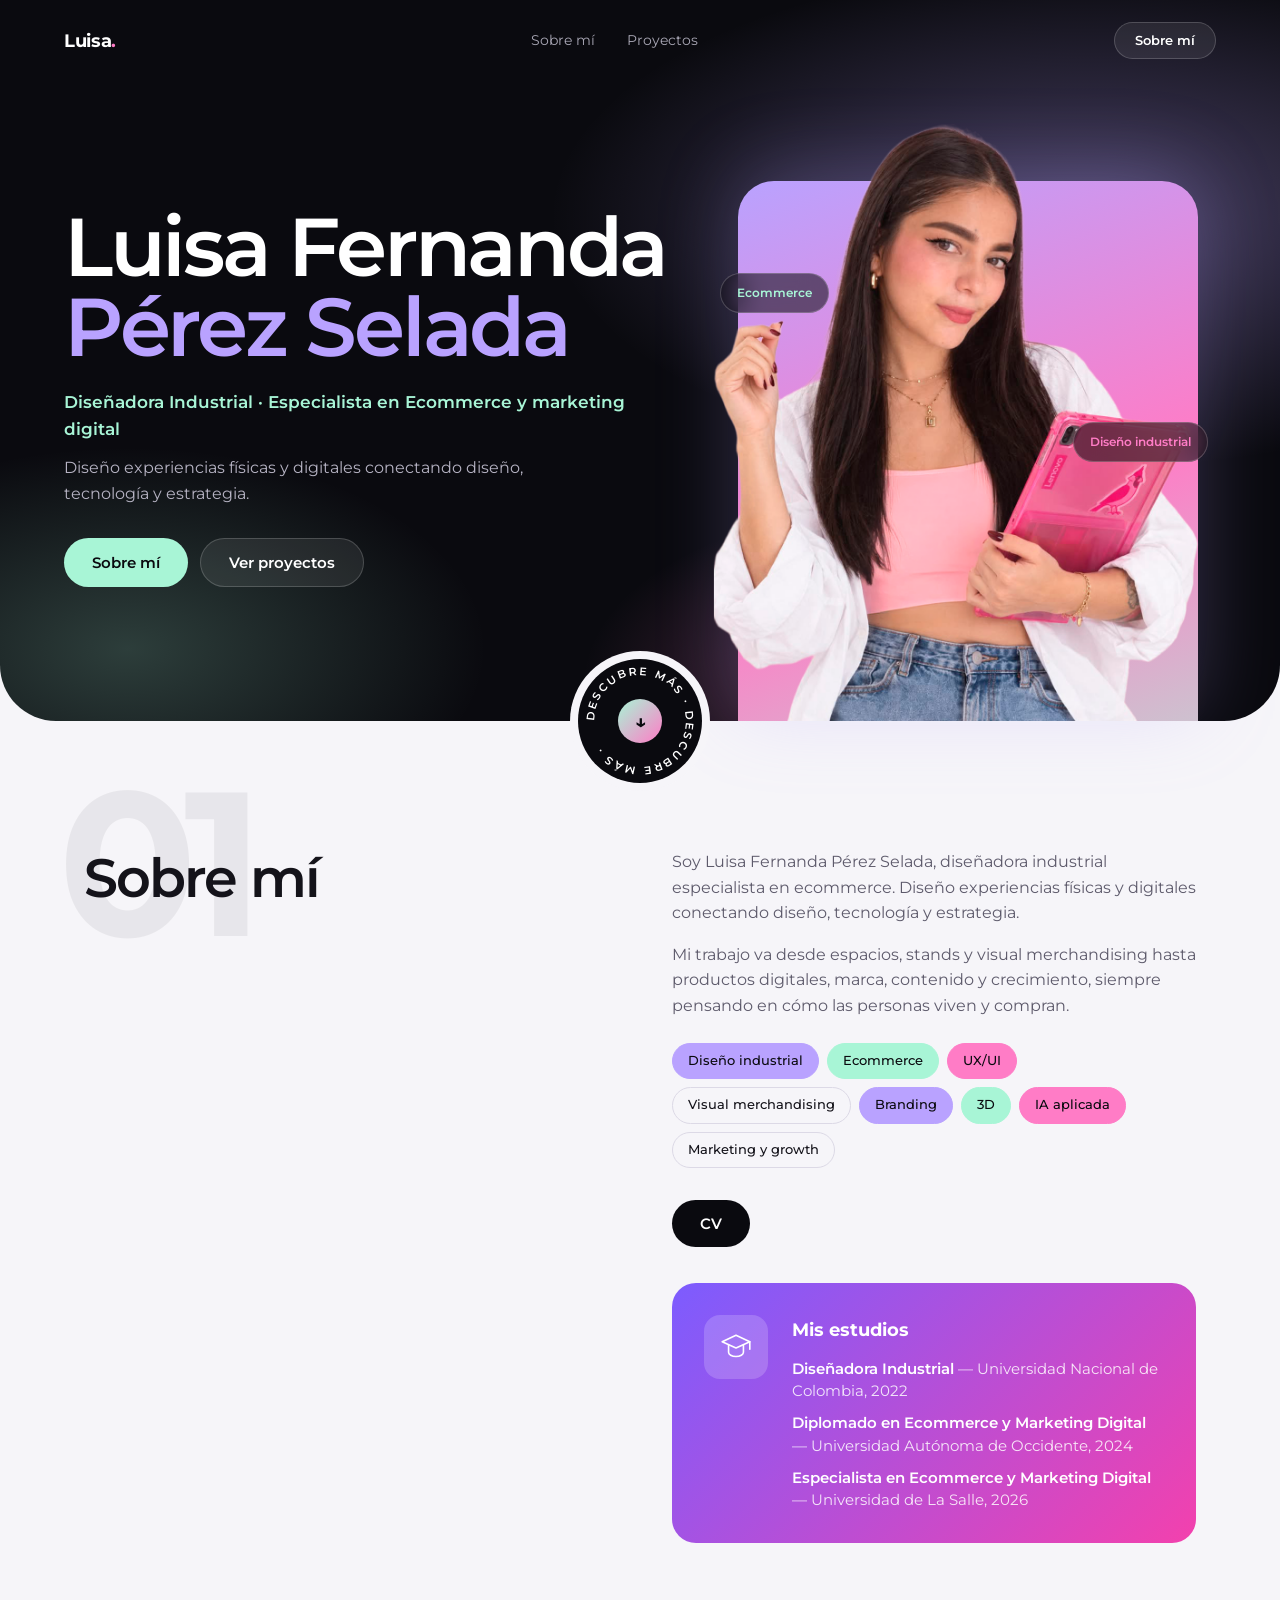
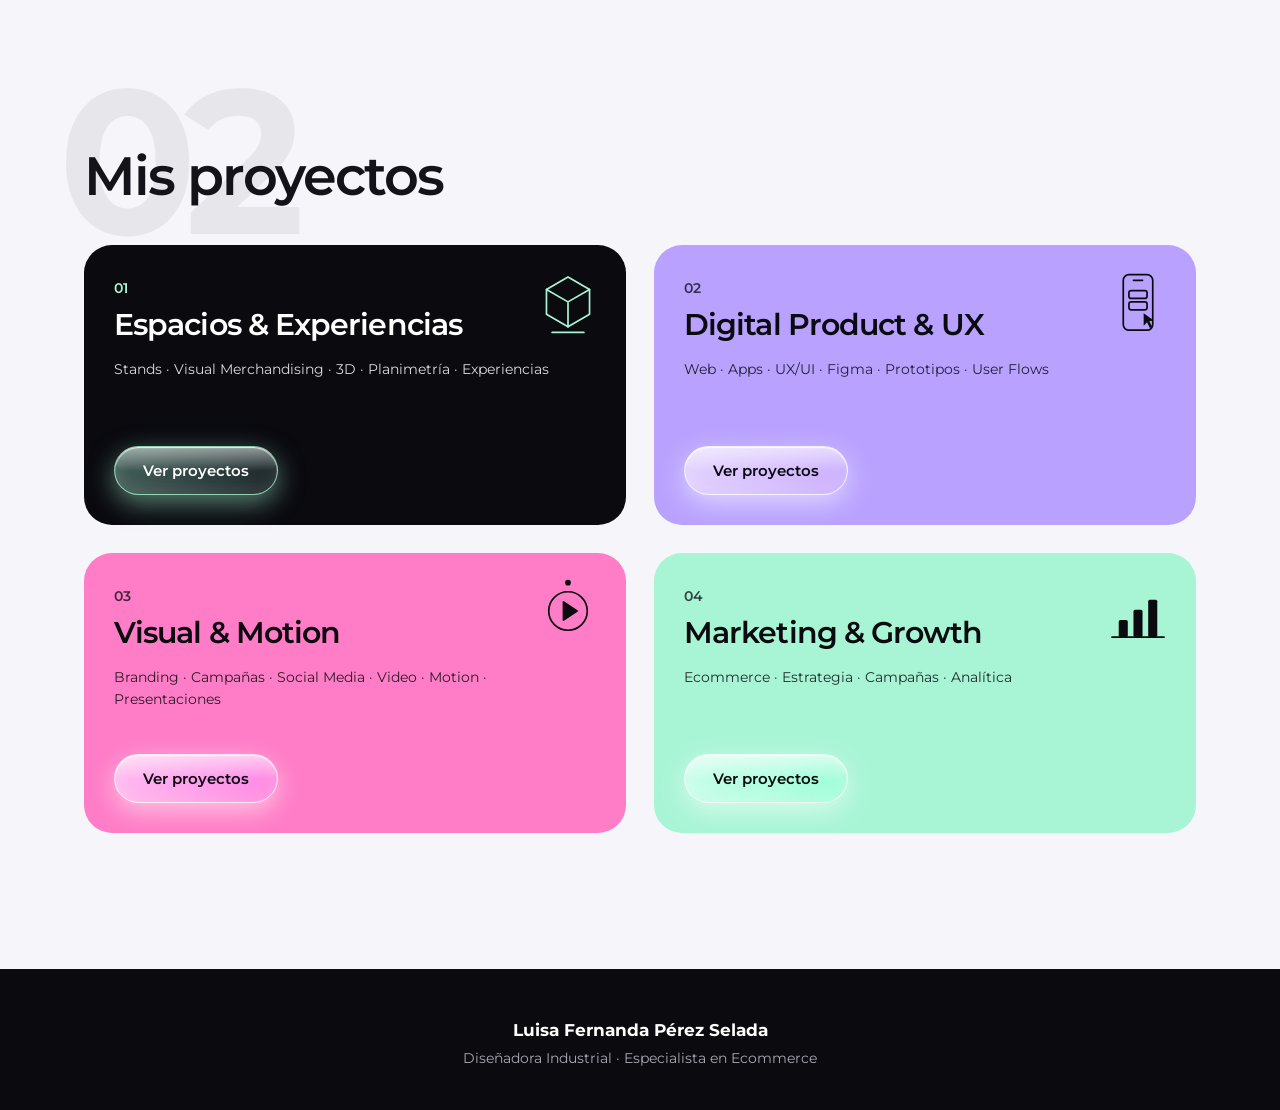
<file: index.html>
<!DOCTYPE html>
<html lang="es">
<head>
<meta charset="utf-8">
<meta name="viewport" content="width=device-width, initial-scale=1, viewport-fit=cover">
<title>Luisa Fernanda Pérez Selada — Portafolio</title>
<link rel="preconnect" href="https://fonts.googleapis.com">
<link rel="preconnect" href="https://fonts.gstatic.com" crossorigin>
<link href="https://fonts.googleapis.com/css2?family=Montserrat:wght@400;500;600;700&display=swap" rel="stylesheet">
<link rel="stylesheet" href="css/styles.css">
<style>
  /* --- Ajuste: grilla de proyectos pareja (2x2) tras quitar el bloque de IA --- */
  #proyectos .grid{
    display:grid;
    grid-template-columns:repeat(2,1fr);
    grid-template-areas:none !important;
    grid-auto-rows:1fr;
    gap:28px;
  }
  #proyectos .grid .proj{
    grid-area:auto !important;
    display:flex;
    flex-direction:column;
    height:100%;
    min-height:280px;
  }
  #proyectos .grid .proj .card-btn{
    margin-top:auto;
  }
  @media (max-width:720px){
    #proyectos .grid{grid-template-columns:1fr;}
  }

  /* --- Nuevo: bloque "Mis estudios" en degradé con ícono animado --- */
  .estudios{
    margin-top:36px;
    padding:32px;
    border-radius:24px;
    background:linear-gradient(135deg,#7C5CFF 0%,#FF3EA5 50%,#28E0A6 100%);
    background-size:220% 220%;
    animation:estudiosGradient 10s ease infinite;
    color:#fff;
    display:flex;
    gap:24px;
    align-items:flex-start;
    position:relative;
    overflow:hidden;
  }
  @keyframes estudiosGradient{
    0%{background-position:0% 50%}
    50%{background-position:100% 50%}
    100%{background-position:0% 50%}
  }
  .estudios-icon{
    flex:none;
    width:64px;height:64px;
    display:flex;align-items:center;justify-content:center;
    background:rgba(255,255,255,.18);
    border-radius:16px;
    animation:estudiosFloat 3s ease-in-out infinite;
  }
  @keyframes estudiosFloat{
    0%,100%{transform:translateY(0) rotate(0deg)}
    50%{transform:translateY(-6px) rotate(-6deg)}
  }
  .estudios-icon svg{width:34px;height:34px;color:#fff}
  .estudios-content h3{margin:0 0 14px;font-size:1.15rem;font-weight:700;font-family:'Montserrat',sans-serif}
  .estudios-content ul{list-style:none;margin:0;padding:0;display:flex;flex-direction:column;gap:10px}
  .estudios-content li{font-size:.95rem;line-height:1.45;font-family:'Montserrat',sans-serif}
  .estudios-content li strong{font-weight:600}
  .estudios-content li span{opacity:.85}
  @media (max-width:640px){
    .estudios{flex-direction:column}
  }
</style>
</head>
<body>

<header class="hero" id="inicio">
  <nav>
    <a class="logo" href="#inicio">Luisa<i>.</i></a>
    <ul><li><a href="#sobre-mi">Sobre mí</a></li><li><a href="#proyectos">Proyectos</a></li></ul>
    <a class="pill ghost small" href="#sobre-mi">Sobre mí</a>
  </nav>

  <div class="hero-grid">
    <div class="hero-copy">
      <h1>Luisa Fernanda <span>Pérez Selada</span></h1>
      <p class="role">Diseñadora Industrial · Especialista en Ecommerce y marketing digital</p>
      <p class="tag">Diseño experiencias físicas y digitales conectando diseño, tecnología y estrategia.</p>
      <div class="cta">
        <a class="pill mint" href="#sobre-mi">Sobre mí</a>
        <a class="pill ghost" href="#proyectos">Ver proyectos</a>
      </div>
    </div>

    <!-- FOTO: guarda tu PNG sin fondo como assets/foto.png y aparecerá aquí automáticamente -->
    <div class="photo">
      <div class="card"></div>
      <svg class="ph" id="ph" viewBox="0 0 300 360" role="img" aria-label="Espacio para tu foto">
        <circle cx="150" cy="105" r="55" fill="rgba(10,10,15,.18)"/>
        <path d="M30 360c0-80 45-135 120-135s120 55 120 135z" fill="rgba(255,255,255,.35)"/>
        <text x="150" y="300" text-anchor="middle" font-family="Montserrat,sans-serif" font-size="15" font-weight="600" fill="rgba(10,10,15,.7)">Tu foto sin fondo aquí</text>
      </svg>
      <img id="me" data-src="assets/foto.png" alt="Luisa Fernanda Pérez Selada" hidden>
      <span class="chip a">Ecommerce</span>
      <span class="chip b">Diseño industrial</span>
    </div>
  </div>

  <a class="badge" href="#sobre-mi" aria-label="Descubre más">
    <svg viewBox="0 0 124 124" aria-hidden="true"><defs><path id="c" d="M62 62m-46 0a46 46 0 1 1 92 0a46 46 0 1 1-92 0"/></defs>
      <text fill="#fff" font-family="Montserrat,sans-serif" font-size="11" font-weight="600" letter-spacing="2.2"><textPath href="#c">DESCUBRE MÁS · DESCUBRE MÁS ·</textPath></text></svg>
    <b>↓</b>
  </a>
</header>

<main>
  <section id="sobre-mi">
    <span class="big" aria-hidden="true">01</span>
    <div class="about in">
      <div><h2>Sobre mí</h2></div>
      <div>
        <!-- EDITA: reemplaza este texto por tu perfil real -->
        <p>Soy Luisa Fernanda Pérez Selada, diseñadora industrial especialista en ecommerce. Diseño experiencias físicas y digitales conectando diseño, tecnología y estrategia.</p>
        <p>Mi trabajo va desde espacios, stands y visual merchandising hasta productos digitales, marca, contenido y crecimiento, siempre pensando en cómo las personas viven y compran.</p>
        <ul class="tags">
          <li>Diseño industrial</li><li>Ecommerce</li><li>UX/UI</li><li>Visual merchandising</li><li>Branding</li><li>3D</li><li>IA aplicada</li><li>Marketing y growth</li>
        </ul>
        <!-- EDITA: pon aquí el enlace de tu hoja de vida (un PDF en assets/cv.pdf o un link de Drive) -->
        <a class="pill dark" href="assets/cv.pdf" target="_blank" rel="noopener">CV</a>

        <div class="estudios">
          <div class="estudios-icon" aria-hidden="true">
            <svg viewBox="0 0 64 64" fill="none" stroke="currentColor" stroke-width="3" stroke-linejoin="round" stroke-linecap="round">
              <path d="M32 10L58 22 32 34 6 22z"/>
              <path d="M18 28v14c0 4 6 8 14 8s14-4 14-8V28"/>
              <path d="M58 22v14"/>
            </svg>
          </div>
          <div class="estudios-content">
            <h3>Mis estudios</h3>
            <ul>
              <li><strong>Diseñadora Industrial</strong> <span>— Universidad Nacional de Colombia, 2022</span></li>
              <li><strong>Diplomado en Ecommerce y Marketing Digital</strong> <span>— Universidad Autónoma de Occidente, 2024</span></li>
              <li><strong>Especialista en Ecommerce y Marketing Digital</strong> <span>— Universidad de La Salle, 2026</span></li>
            </ul>
          </div>
        </div>
      </div>
    </div>
  </section>

  <section id="proyectos">
    <span class="big" aria-hidden="true">02</span>
    <h2 class="in">Mis proyectos</h2>
    <div class="grid">
      <article class="proj c1 in">
        <svg class="ico ico-space" viewBox="0 0 120 120" fill="none" stroke="currentColor" stroke-width="3" stroke-linejoin="round" stroke-linecap="round" aria-hidden="true"><g class="cube"><path d="M60 14l38 22v44L60 102 22 80V36z"/><path d="M22 36l38 22 38-22M60 58v44"/></g><path class="floor" d="M32 112h56"/></svg>
        <div class="top"><span class="n">01</span><h3>Espacios &amp; Experiencias</h3></div>
        <p>Stands · Visual Merchandising · 3D · Planimetría · Experiencias</p>
        <a class="pill card-btn" href="proyectos/espacios-experiencias.html">Ver proyectos</a>
      </article>
      <article class="proj c2 in">
        <svg class="ico ico-ux" viewBox="0 0 120 120" fill="none" stroke="currentColor" stroke-width="3" stroke-linejoin="round" stroke-linecap="round" aria-hidden="true"><rect x="34" y="10" width="52" height="98" rx="10"/><path d="M52 20h16"/><rect class="blk b1" x="44" y="38" width="32" height="14" rx="4"/><rect class="blk b2" x="44" y="58" width="32" height="14" rx="4"/><path class="cur" d="M70 78v22l6-6 5 10 4-2-5-10 8-1z" fill="currentColor" stroke="none"/></svg>
        <div class="top"><span class="n">02</span><h3>Digital Product &amp; UX</h3></div>
        <p>Web · Apps · UX/UI · Figma · Prototipos · User Flows</p>
        <a class="pill card-btn" href="proyectos/digital-product-ux.html">Ver proyectos</a>
      </article>
      <article class="proj c3 in">
        <svg class="ico ico-motion" viewBox="0 0 120 120" fill="none" stroke="currentColor" stroke-width="3" stroke-linejoin="round" stroke-linecap="round" aria-hidden="true"><circle cx="60" cy="60" r="34"/><path class="play" d="M52 44l24 16-24 16z" fill="currentColor"/><g class="orbit"><circle cx="60" cy="10" r="5" fill="currentColor" stroke="none"/></g></svg>
        <div class="top"><span class="n">03</span><h3>Visual &amp; Motion</h3></div>
        <p>Branding · Campañas · Social Media · Video · Motion · Presentaciones</p>
        <a class="pill card-btn" href="proyectos/visual-motion.html">Ver proyectos</a>
      </article>
      <article class="proj c5 in">
        <svg class="ico ico-growth" viewBox="0 0 120 120" fill="none" stroke="currentColor" stroke-width="3" stroke-linejoin="round" stroke-linecap="round" aria-hidden="true"><path d="M14 106h92"/><rect class="bar b1" x="26" y="76" width="16" height="30" rx="3"/><rect class="bar b2" x="52" y="58" width="16" height="48" rx="3"/><rect class="bar b3" x="78" y="40" width="16" height="66" rx="3"/><path class="arr" pathLength="1" d="M22 50l22-18 16 10 30-26M80 16h12v12"/></svg>
        <div class="top"><span class="n">04</span><h3>Marketing &amp; Growth</h3></div>
        <p>Ecommerce · Estrategia · Campañas · Analítica</p>
        <a class="pill card-btn" href="proyectos/marketing-growth.html">Ver proyectos</a>
      </article>
    </div>
  </section>
</main>

<footer><strong>Luisa Fernanda Pérez Selada</strong>Diseñadora Industrial · Especialista en Ecommerce</footer>
<script src="js/main.js"></script>
</body>
</html>
</file>
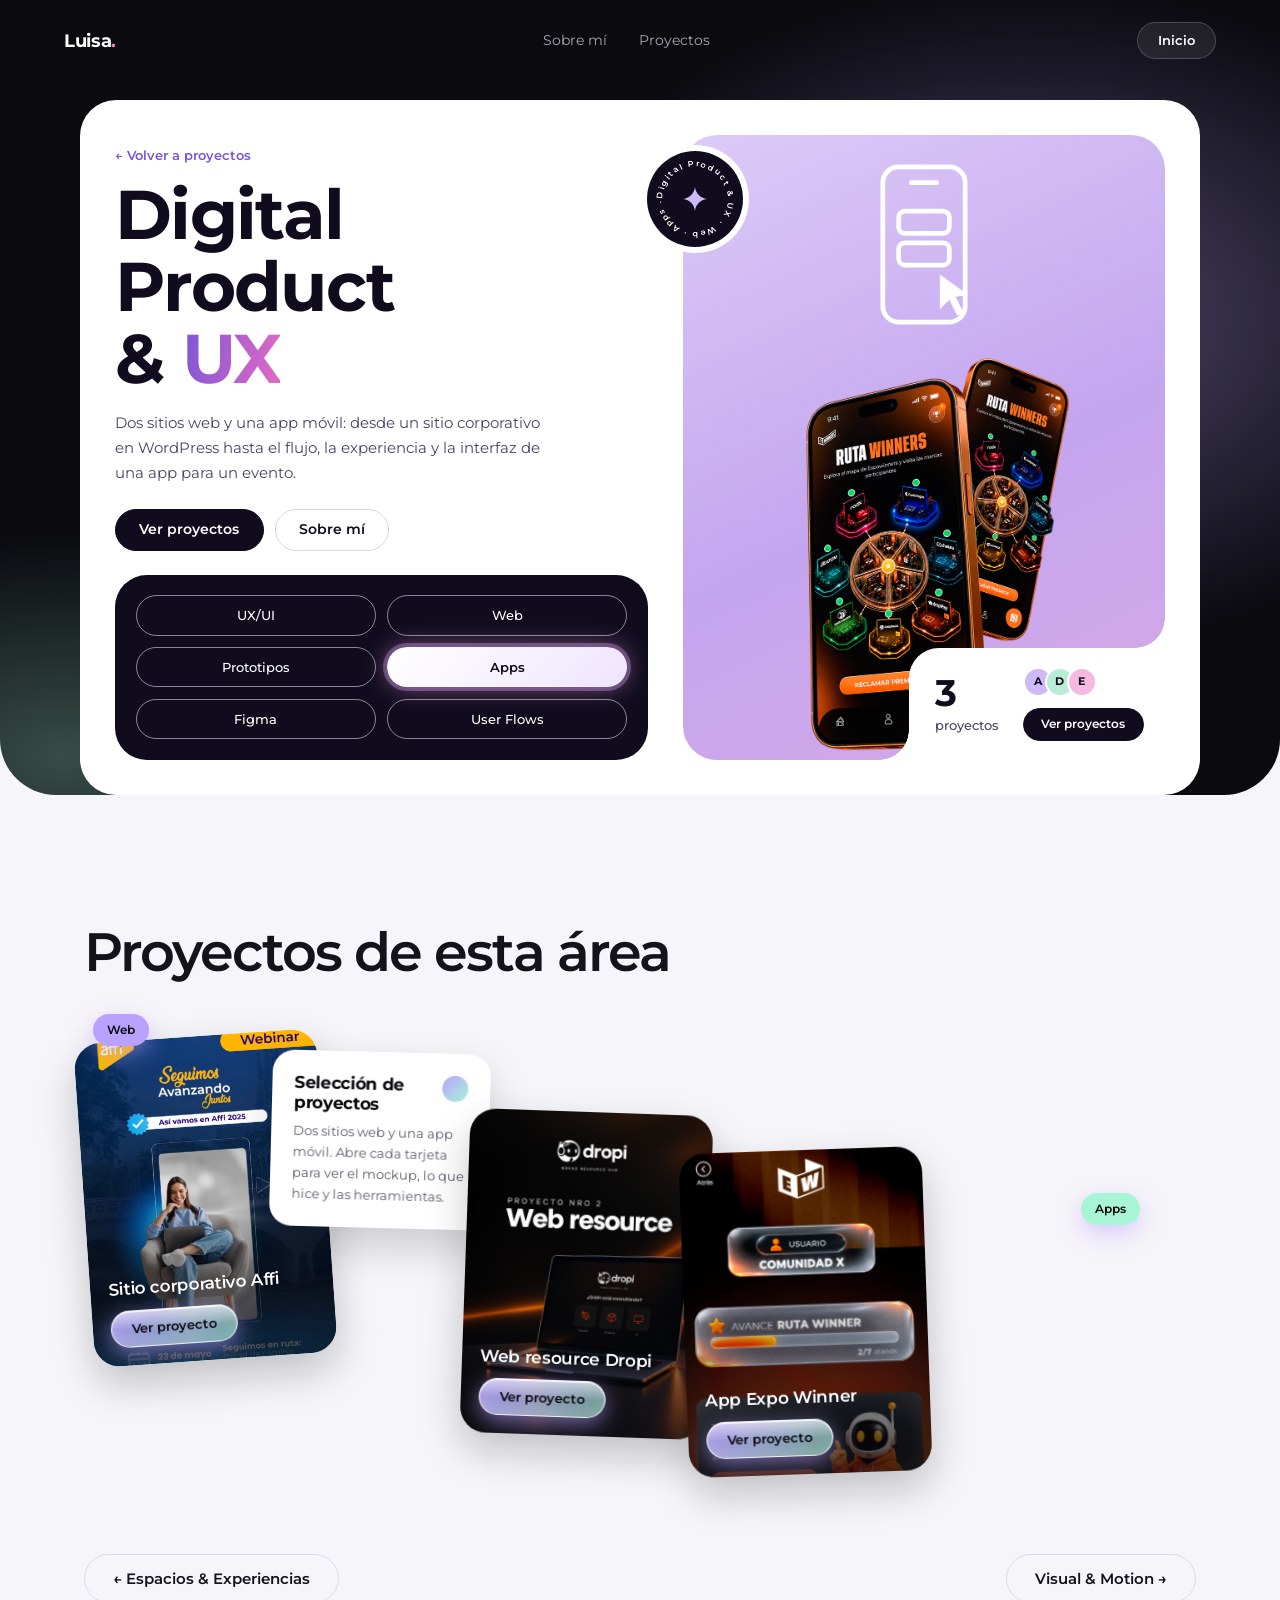
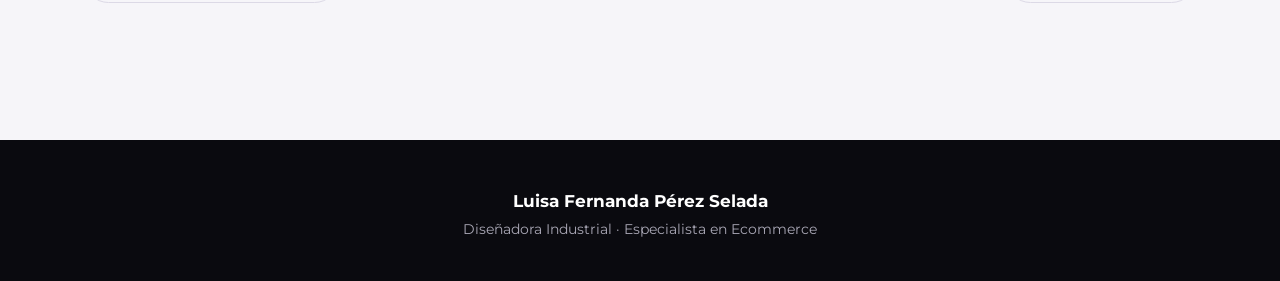
<file: proyectos/digital-product-ux.html>
<!DOCTYPE html>
<html lang="es">
<head>
<meta charset="utf-8">
<meta name="viewport" content="width=device-width, initial-scale=1, viewport-fit=cover">
<title>Digital Product & UX — Luisa Fernanda Pérez Selada</title>
<link rel="preconnect" href="https://fonts.googleapis.com">
<link rel="preconnect" href="https://fonts.gstatic.com" crossorigin>
<link href="https://fonts.googleapis.com/css2?family=Montserrat:wght@400;500;600;700&display=swap" rel="stylesheet">
<link rel="stylesheet" href="../css/styles.css">
<style>
  /* ===== Mockups dentro de la ventana emergente de cada proyecto =====
     Para poner tu imagen: en el <span class="mock-img"> cambia  --img:none
     por  --img:url('../assets/proyectos/tu-imagen.jpg')  */
  .mock{margin:0 auto 1.5rem;position:relative;box-sizing:border-box}
  .mock-screen{position:relative;overflow:hidden;display:grid;place-items:center;background:linear-gradient(135deg,#f4f1fc,#e5dff8)}
  .mock-screen::before{content:attr(data-label);padding:1rem;text-align:center;font:600 .8rem/1.35 Montserrat,system-ui,sans-serif;color:#7d72b8}
  .mock-img{position:absolute;inset:0;background-image:var(--img,none);background-position:center top;background-size:cover;background-repeat:no-repeat}

  /* Mockup de navegador (proyectos web) */
  .mock-browser{width:100%;max-width:540px;border-radius:14px;overflow:hidden;border:1px solid #d9d2f2;background:#fff;box-shadow:0 16px 36px -20px rgba(60,40,120,.5)}
  .mock-bar{display:flex;align-items:center;gap:6px;padding:.6rem .8rem;background:#f5f2fc;border-bottom:1px solid #e3ddf5}
  .mock-bar i{width:9px;height:9px;border-radius:50%;background:#cfc6ee}
  .mock-bar span{flex:1;height:18px;margin-left:.6rem;border-radius:9px;background:#fff}
  .mock-browser .mock-screen{aspect-ratio:16/10}

  /* Mockup de celular (app móvil) */
  .mock-phone{width:min(210px,62%);aspect-ratio:9/19;padding:10px;border-radius:34px;background:#1b1530;box-shadow:0 18px 40px -18px rgba(27,21,48,.65)}
  .mock-phone::after{content:"";position:absolute;top:17px;left:50%;width:56px;height:16px;transform:translateX(-50%);border-radius:10px;background:#1b1530;z-index:2}
  .mock-phone .mock-screen{height:100%;border-radius:25px}
  .mock-phone .mock-img{background-position:center}

  .team{margin:.2rem 0 0}

  /* ===== Hero con la diagramación del referente =====
     Titular a la izquierda · panel lila con imagen a la derecha · tarjeta negra con chips · tarjeta de cifras.
     Todo va acotado a .ref-board, así no toca el resto del sitio.
     Para poner tu imagen del panel: en <span class="r-img"> cambia  --img:none
     por  --img:url('../assets/proyectos/hero-ux.png')  (funciona muy bien con PNG recortado) */
  .sub-hero .ref-board{--ink:#100c1e;--violet:#7a55d8;--pink:#e46ac4;--soft:#f4f1fc;
    position:relative;box-sizing:border-box;width:min(100%,1120px);margin:1.2rem auto 0;padding:clamp(1.1rem,3vw,2.2rem);
    display:grid;grid-template-columns:minmax(0,1.05fr) minmax(0,.95fr);grid-template-areas:"copy panel" "tags panel";gap:1.5rem 2.2rem;
    background:#fff;border-radius:36px;color:var(--ink);font-family:Montserrat,system-ui,sans-serif;text-align:left}
  .sub-hero .ref-board *{box-sizing:border-box}

  .sub-hero .ref-board .r-copy{grid-area:copy;align-self:center;padding-top:.4rem}
  .sub-hero .ref-board .r-back{display:inline-block;margin:0 0 1.1rem;font:600 .82rem/1 Montserrat,system-ui,sans-serif;color:var(--violet);text-decoration:none}
  .sub-hero .ref-board .r-back:hover{text-decoration:underline}
  .sub-hero .ref-board .r-copy h1{margin:0 0 1rem;font:700 clamp(2.5rem,5.4vw,4.3rem)/1.04 Montserrat,system-ui,sans-serif;letter-spacing:-.025em;color:var(--ink)}
  .sub-hero .ref-board .r-copy h1 em{font-style:normal;color:var(--violet);background:linear-gradient(100deg,var(--violet),var(--pink));-webkit-background-clip:text;background-clip:text;-webkit-text-fill-color:transparent}
  .sub-hero .ref-board .r-copy p{margin:0;max-width:44ch;font:400 .95rem/1.65 Montserrat,system-ui,sans-serif;color:#4a4363}
  .sub-hero .ref-board .r-actions{display:flex;flex-wrap:wrap;gap:.7rem;margin-top:1.5rem}
  .sub-hero .ref-board .r-btn{display:inline-flex;align-items:center;justify-content:center;padding:.8rem 1.45rem;border-radius:999px;font:600 .85rem/1 Montserrat,system-ui,sans-serif;text-decoration:none;border:1px solid var(--ink);transition:transform .2s ease,box-shadow .2s ease}
  .sub-hero .ref-board .r-btn.solid{background:var(--ink);color:#fff}
  .sub-hero .ref-board .r-btn.line{background:#fff;color:var(--ink);border-color:#d8d2ea}
  .sub-hero .ref-board .r-btn:hover{transform:translateY(-2px);box-shadow:0 10px 22px -12px rgba(16,12,30,.6)}
  .sub-hero .ref-board .r-btn:focus-visible,.sub-hero .ref-board .r-back:focus-visible{outline:3px solid var(--violet);outline-offset:3px}
  .sub-hero .ref-board .r-btn.sm{padding:.6rem 1.1rem;font-size:.78rem}

  /* Tarjeta negra con chips */
  .sub-hero .ref-board .r-tags{grid-area:tags;align-self:end;margin:0;padding:1.3rem;list-style:none;display:grid;grid-template-columns:1fr 1fr;gap:.7rem;background:var(--ink);border-radius:32px}
  .sub-hero .ref-board .r-tags li{margin:0;padding:.75rem .6rem;text-align:center;border:1px solid rgba(255,255,255,.5);border-radius:999px;font:500 .82rem/1.1 Montserrat,system-ui,sans-serif;color:#fff}
  .sub-hero .ref-board .r-tags li.on{background:linear-gradient(135deg,#fff,#efe4ff);border-color:transparent;color:var(--ink);font-weight:600;box-shadow:0 0 0 4px rgba(214,170,255,.32),0 0 24px rgba(240,150,220,.55)}

  /* Panel lila con imagen */
  .sub-hero .ref-board .r-panel{grid-area:panel;position:relative;min-height:440px;border-radius:34px;background:linear-gradient(155deg,#dccbf7 0%,#c4a5ef 55%,#d6a8e6 100%)}
  .sub-hero .ref-board .r-media{position:absolute;inset:0;border-radius:inherit;overflow:hidden;display:grid;place-items:center}
  .sub-hero .ref-board .r-ph{display:grid;justify-items:center;gap:.8rem;padding:1rem 1rem 5.5rem;text-align:center;font:600 .8rem/1.35 Montserrat,system-ui,sans-serif;color:#4a3a86}
  .sub-hero .ref-board .r-ph svg{width:min(190px,46%);height:auto;color:#fff}
  .sub-hero .ref-board .r-img{position:absolute;inset:0;background-image:var(--img,none);background-position:center bottom;background-size:cover;background-repeat:no-repeat}
  .sub-hero .ref-board .r-panel:has(.r-img[style*="url"]) .r-ph{display:none}

  /* Sello circular giratorio */
  .sub-hero .ref-board .r-badge{position:absolute;z-index:3;top:16px;left:-36px;width:96px;height:96px;border-radius:50%;background:var(--ink);box-shadow:0 0 0 6px #fff;display:grid;place-items:center}
  .sub-hero .ref-board .r-badge .ring{position:absolute;inset:0;width:100%;height:100%;animation:r-spin 22s linear infinite}
  .sub-hero .ref-board .r-badge .ring text{fill:#fff;font:600 8.4px Montserrat,system-ui,sans-serif}
  .sub-hero .ref-board .r-badge .star{width:26px;height:26px;fill:#cdb9f5}
  @keyframes r-spin{to{transform:rotate(360deg)}}

  /* Tarjeta de cifras en la muesca del panel */
  .sub-hero .ref-board .r-stats{position:absolute;z-index:2;right:0;bottom:0;display:flex;align-items:center;gap:1.5rem;padding:1.15rem 1.3rem 1.15rem 1.6rem;background:#fff;border-top-left-radius:30px}
  .sub-hero .ref-board .r-stats::before,.sub-hero .ref-board .r-stats::after{content:"";position:absolute;width:30px;height:30px;pointer-events:none;background:radial-gradient(circle at 0 0,transparent 29.5px,#fff 30px)}
  .sub-hero .ref-board .r-stats::before{right:0;top:-30px}
  .sub-hero .ref-board .r-stats::after{left:-30px;bottom:0}
  .sub-hero .ref-board .r-num{display:grid;line-height:1}
  .sub-hero .ref-board .r-num strong{font:700 2.3rem/1 Montserrat,system-ui,sans-serif;letter-spacing:-.02em}
  .sub-hero .ref-board .r-num span{margin-top:.35rem;font:500 .8rem/1.2 Montserrat,system-ui,sans-serif;color:#4a4363}
  .sub-hero .ref-board .r-side{display:grid;justify-items:start;gap:.7rem}
  .sub-hero .ref-board .r-avs{display:flex}
  .sub-hero .ref-board .r-avs i{width:30px;height:30px;margin-left:-8px;border-radius:50%;border:2px solid #fff;display:grid;place-items:center;font:700 .68rem/1 Montserrat,system-ui,sans-serif;font-style:normal;color:var(--ink)}
  .sub-hero .ref-board .r-avs i:first-child{margin-left:0}
  .sub-hero .ref-board .r-avs i:nth-child(1){background:#cdb9f5}
  .sub-hero .ref-board .r-avs i:nth-child(2){background:#b9ecd6}
  .sub-hero .ref-board .r-avs i:nth-child(3){background:#f6b9e0}

  @media (max-width:860px){
    .sub-hero .ref-board{grid-template-columns:minmax(0,1fr);grid-template-areas:"copy" "panel" "tags";gap:1.3rem;border-radius:28px}
    .sub-hero .ref-board .r-panel{min-height:430px;margin-top:1.4rem}
    .sub-hero .ref-board .r-badge{top:-30px;left:18px;width:84px;height:84px}
    .sub-hero .ref-board .r-stats{left:12px;right:12px;bottom:12px;justify-content:space-between;border-radius:24px;padding:1rem 1.1rem;box-shadow:0 14px 30px -18px rgba(16,12,30,.55)}
    .sub-hero .ref-board .r-stats::before,.sub-hero .ref-board .r-stats::after{display:none}
  }
  @media (max-width:480px){
    .sub-hero .ref-board .r-avs{display:none}
    .sub-hero .ref-board .r-tags{padding:1rem}
  }
  @media (prefers-reduced-motion:reduce){
    .sub-hero .ref-board .r-badge .ring{animation:none}
    .sub-hero .ref-board .r-btn{transition:none}
  }
</style>
</head>
<body class="t-lilac">

<header class="sub-hero">
  <nav>
    <a class="logo" href="../index.html">Luisa<i>.</i></a>
    <ul><li><a href="../index.html#sobre-mi">Sobre mí</a></li><li><a href="../index.html#proyectos">Proyectos</a></li></ul>
    <a class="pill ghost small" href="../index.html">Inicio</a>
  </nav>
  <div class="ref-board">
    <div class="r-copy">
      <a class="r-back" href="../index.html#proyectos">← Volver a proyectos</a>
      <h1>Digital<br>Product<br>&amp; <em>UX</em></h1>
      <p>Dos sitios web y una app móvil: desde un sitio corporativo en WordPress hasta el flujo, la experiencia y la interfaz de una app para un evento.</p>
      <div class="r-actions">
        <a class="r-btn solid" href="#proyectos">Ver proyectos</a>
        <a class="r-btn line" href="../index.html#sobre-mi">Sobre mí</a>
      </div>
    </div>

    <ul class="r-tags" aria-label="Áreas y herramientas">
      <li>UX/UI</li><li>Web</li>
      <li>Prototipos</li><li class="on">Apps</li>
      <li>Figma</li><li>User Flows</li>
    </ul>

    <div class="r-panel">
      <div class="r-media">
        <!-- Marcador de posición: desaparece solo cuando pones tu imagen en .r-img -->
        <div class="r-ph"><svg class="ico ico-ux" viewBox="0 0 120 120" fill="none" stroke="currentColor" stroke-width="3" stroke-linejoin="round" stroke-linecap="round" aria-hidden="true"><rect x="34" y="10" width="52" height="98" rx="10"/><path d="M52 20h16"/><rect class="blk b1" x="44" y="38" width="32" height="14" rx="4"/><rect class="blk b2" x="44" y="58" width="32" height="14" rx="4"/><path class="cur" d="M70 78v22l6-6 5 10 4-2-5-10 8-1z" fill="currentColor" stroke="none"/></svg><span><img src="../assets/ux/appmock.png" alt="">/span></div>
        <!-- IMAGEN DEL PANEL: cambia --img:none por --img:url('../assets/proyectos/hero-ux.png') -->
        <span class="r-img" style="--img:none" role="img" aria-label="Imagen destacada de Digital Product y UX"></span>
      </div>

      <div class="r-badge" aria-hidden="true">
        <svg class="ring" viewBox="0 0 100 100"><defs><path id="rRing" d="M50 50m-34 0a34 34 0 1 1 68 0a34 34 0 1 1-68 0"/></defs><text><textPath href="#rRing" textLength="211" lengthAdjust="spacing">Digital Product &amp; UX · Web · Apps · </textPath></text></svg>
        <svg class="star" viewBox="0 0 24 24"><path d="M12 1c.9 6.2 4.8 10.1 11 11-6.2.9-10.1 4.8-11 11-.9-6.2-4.8-10.1-11-11 6.2-.9 10.1-4.8 11-11z"/></svg>
      </div>

      <div class="r-stats">
        <div class="r-num"><strong>3</strong><span>proyectos</span></div>
        <div class="r-side">
          <span class="r-avs" aria-hidden="true"><i>A</i><i>D</i><i>E</i></span>
          <a class="r-btn solid sm" href="#proyectos">Ver proyectos</a>
        </div>
      </div>
    </div>
  </div>
</header>

<main>
  <section id="proyectos" style="scroll-margin-top:1rem">
    <h2 class="in">Proyectos de esta área</h2>
    <div class="carousel in">
      <button class="glass car-btn prev" type="button" aria-label="Ver proyectos anteriores" data-car="-1"><svg viewBox="0 0 24 24" aria-hidden="true"><path d="M15 5l-7 7 7 7"/></svg></button>
      <div class="cascade">

        <!-- ============ PROYECTO 01 · Sitio corporativo Affi ============ -->
        <article class="pcard" style="--i:0;--r:-4deg">
          <!-- IMAGEN DE LA TARJETA: pon data-img="../assets/proyectos/affi-portada.jpg" -->
          <div class="pimg" data-img="../assets/ux/affi2.jpg"><svg class="ico ico-ux" viewBox="0 0 120 120" fill="none" stroke="currentColor" stroke-width="3" stroke-linejoin="round" stroke-linecap="round" aria-hidden="true"><rect x="34" y="10" width="52" height="98" rx="10"/><path d="M52 20h16"/><rect class="blk b1" x="44" y="38" width="32" height="14" rx="4"/><rect class="blk b2" x="44" y="58" width="32" height="14" rx="4"/><path class="cur" d="M70 78v22l6-6 5 10 4-2-5-10 8-1z" fill="currentColor" stroke="none"/></svg></div>
          <div class="pcap">
            <h3>Sitio corporativo Affi</h3>
            <button class="pill glass small" type="button" data-open>Ver proyecto</button>
          </div>
          <template>
            <!-- MOCKUP: reemplaza --img:none por --img:url('../assets/proyectos/affi-mockup.jpg') -->
            <figure class="mock mock-browser">
              <div class="mock-bar"><i></i><i></i><i></i><span></span></div>
              <div class="mock-screen" 
     data-label="Aquí va tu imagen del sitio de Affi" 
     role="img" 
     aria-label="Mockup del sitio corporativo de Affi">
     <span class="mock-img" style="--img: url('../assets/ux/affi.png');"></span>

</div>
            </figure>
            <h4>Descripción corta</h4>
            <!-- EDITA: agrega el objetivo del sitio y el resultado -->
            <p>Página web corporativa para Affi con diseño fronted (efecto de vidrio esmerilado). La construí en WordPress con Elementor y sumé código web para ajustar detalles a medida.</p>
            <h4>Herramientas que utilicé</h4>
            <ul class="tools">
              <li tabindex="0" data-tip="Plataforma sobre la que se construyó y se administra el sitio.">WordPress</li>
              <li tabindex="0" data-tip="Maquetación visual de las secciones y del estilo frosted.">Elementor</li>
              <li tabindex="0" data-tip="Ajustes a medida más allá de lo que permite el constructor.">Código web</li>
            </ul>
          </template>
        </article>

        <aside class="pintro" style="--i:1;--r:1.5deg">
          <span class="dot"></span>
          <h3>Selección de proyectos</h3>
          <p>Dos sitios web y una app móvil. Abre cada tarjeta para ver el mockup, lo que hice y las herramientas.</p>
        </aside>

        <!-- ============ PROYECTO 02 · Web resource Dropi ============ -->
        <article class="pcard" style="--i:2;--r:2deg">
          <!-- IMAGEN DE LA TARJETA: pon data-img="../assets/proyectos/dropi-portada.jpg" -->
          <div class="pimg" data-img="../assets/ux/WRS.png"><svg class="ico ico-ux" viewBox="0 0 120 120" fill="none" stroke="currentColor" stroke-width="3" stroke-linejoin="round" stroke-linecap="round" aria-hidden="true"><rect x="34" y="10" width="52" height="98" rx="10"/><path d="M52 20h16"/><rect class="blk b1" x="44" y="38" width="32" height="14" rx="4"/><rect class="blk b2" x="44" y="58" width="32" height="14" rx="4"/><path class="cur" d="M70 78v22l6-6 5 10 4-2-5-10 8-1z" fill="currentColor" stroke="none"/></svg></div>
          <div class="pcap">
            <h3>Web resource Dropi</h3>
            <button class="pill glass small" type="button" data-open>Ver proyecto</button>
          </div>
          <template>
            <!-- MOCKUP: reemplaza --img:none por --img:url('../assets/proyectos/dropi-mockup.jpg') -->
            <figure class="mock mock-browser">
              <div class="mock-bar"><i></i><i></i><i></i><span></span></div>
              <div class="mock-screen" data-label="Aquí va tu imagen del web resource de Dropi" role="img" aria-label="Mockup del web resource de Dropi"><span class="mock-img" style="--img: url('../assets/ux/WEBESOURC.png');"></span></div>
            </figure>
            <h4>Descripción corta</h4>
            <!-- EDITA: agrega el objetivo del web resource y el resultado -->
            <p>Web resource de Dropi desarrollado con apoyo de Claude y escrito en código HTML y CSS.</p>
            <h4>Herramientas que utilicé</h4>
            <ul class="tools">
              <li tabindex="0" data-tip="Apoyo para generar y afinar el código del sitio.">Claude</li>
              <li tabindex="0" data-tip="Estructura de las páginas y su contenido.">HTML</li>
              <li tabindex="0" data-tip="Estilos y diseño visual del sitio.">CSS</li>
            </ul>
          </template>
        </article>

        <!-- ============ PROYECTO 03 · App Expo Winner ============ -->
        <article class="pcard" style="--i:3;--r:-2deg">
          <!-- IMAGEN DE LA TARJETA: pon data-img="../assets/proyectos/expowinner-portada.jpg" -->
          <div class="pimg" data-img="../assets/ux/app.png"><svg class="ico ico-ux" viewBox="0 0 120 120" fill="none" stroke="currentColor" stroke-width="3" stroke-linejoin="round" stroke-linecap="round" aria-hidden="true"><rect x="34" y="10" width="52" height="98" rx="10"/><path d="M52 20h16"/><rect class="blk b1" x="44" y="38" width="32" height="14" rx="4"/><rect class="blk b2" x="44" y="58" width="32" height="14" rx="4"/><path class="cur" d="M70 78v22l6-6 5 10 4-2-5-10 8-1z" fill="currentColor" stroke="none"/></svg></div>
          <div class="pcap">
            <h3>App Expo Winner</h3>
            <button class="pill glass small" type="button" data-open>Ver proyecto</button>
          </div>
          <template>
            <!-- MOCKUP DE CELULAR: reemplaza --img:none por --img:url('../assets/proyectos/expowinner-app.jpg') -->
            <figure class="mock mock-phone">
              <div class="mock-screen" data-label="Aquí va la pantalla de la app" role="img" aria-label="Mockup de la app móvil de Expo Winner"><span class="mock-img" style="--img: url('../assets/ux/app2.png');"></span></div>
            </figure>
            <h4>Descripción corta</h4>
            <!-- EDITA: agrega el objetivo de la app y el resultado en el evento -->
            <p>App móvil para el evento Expo Winner. Diseñé el flujo de usuario, la ruta y toda la experiencia (UX) y la interfaz (UI) de la app.</p>
            <h4>Mi aporte</h4>
            <!-- EDITA: si quieres, agrega aquí las herramientas que usaste (por ejemplo Figma) -->
            <ul class="tools">
              <li tabindex="0" data-tip="Cómo se conectan las pantallas y qué acciones puede hacer cada persona.">Flujo de usuario</li>
              <li tabindex="0" data-tip="El recorrido que sigue la persona por la app durante el evento.">Ruta de usuario</li>
              <li tabindex="0" data-tip="Diseño de la experiencia: estructura, navegación y lógica de uso.">Diseño UX</li>
              <li tabindex="0" data-tip="Diseño de la interfaz: pantallas, componentes y estilo visual.">Diseño UI</li>
            </ul>
            <h4>Equipo</h4>
            <p class="team">UX/UI y flujo de usuario: Luisa Fernanda Pérez Selada.<br>Backend: Carlos Díaz y Felipe Peña.</p>
          </template>
        </article>

        <span class="bubble b1" aria-hidden="true">Web</span>
        <span class="bubble b2" aria-hidden="true">Apps</span>
      </div>
      <button class="glass car-btn next" type="button" aria-label="Ver más proyectos" data-car="1"><svg viewBox="0 0 24 24" aria-hidden="true"><path d="M9 5l7 7-7 7"/></svg></button>
    </div>
    <div class="pager">
      <a class="pill line" href="espacios-experiencias.html">← Espacios &amp; Experiencias</a>
      <a class="pill line" href="visual-motion.html">Visual &amp; Motion →</a>
    </div>
  </section>
</main>

<footer><strong>Luisa Fernanda Pérez Selada</strong>Diseñadora Industrial · Especialista en Ecommerce</footer>
<!-- Ventana emergente (se llena con el contenido de cada proyecto) -->
<div class="modal" id="modal" hidden>
  <div class="backdrop" data-close></div>
  <div class="mwin" role="dialog" aria-modal="true" aria-labelledby="mTitle" tabindex="-1">
    <div class="mbar">
      <span class="mlabel"><i></i>Digital Product &amp; UX</span>
      <div class="mctl">
        <button class="glass mbtn" type="button" data-act="min" aria-label="Minimizar"><svg viewBox="0 0 24 24" aria-hidden="true"><path d="M6 12h12"/></svg></button>
        <button class="glass mbtn" type="button" data-act="fit" aria-label="Ajustar tamaño" aria-pressed="false"><svg class="i-exp" viewBox="0 0 24 24" aria-hidden="true"><path d="M14 4h6v6M10 20H4v-6M20 4l-7 7M4 20l7-7"/></svg><svg class="i-min" viewBox="0 0 24 24" aria-hidden="true"><path d="M20 10h-6V4M4 14h6v6M14 10l7-7M10 14l-7 7"/></svg></button>
        <button class="glass mbtn" type="button" data-act="close" aria-label="Cerrar"><svg viewBox="0 0 24 24" aria-hidden="true"><path d="M6 6l12 12M18 6L6 18"/></svg></button>
      </div>
    </div>
    <div class="mbody" id="mBody"></div>
  </div>
</div>
<button class="pill glass small dock" id="dock" type="button" data-act="restore" aria-label="Restaurar proyecto"><span id="dockTitle">Proyecto</span> ↑</button>

<script src="../js/main.js"></script>
</body>
</html>
</file>
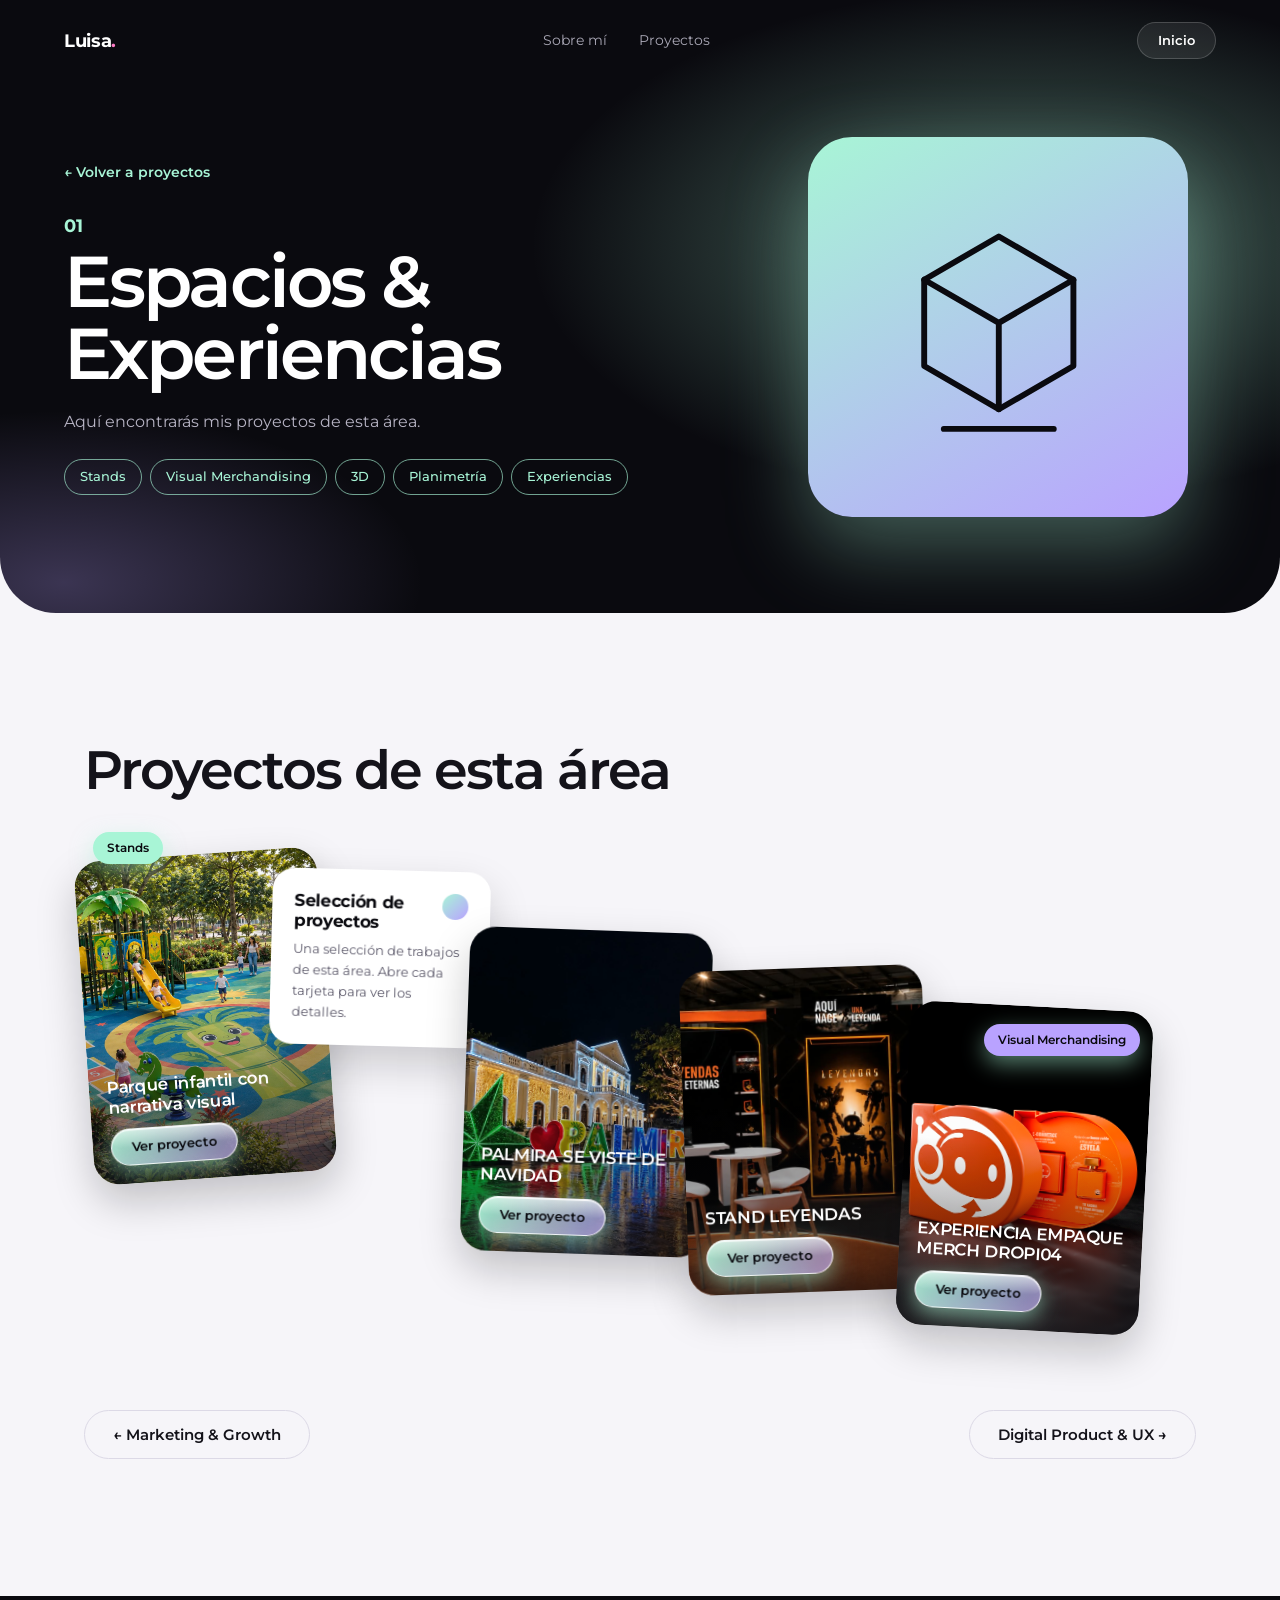
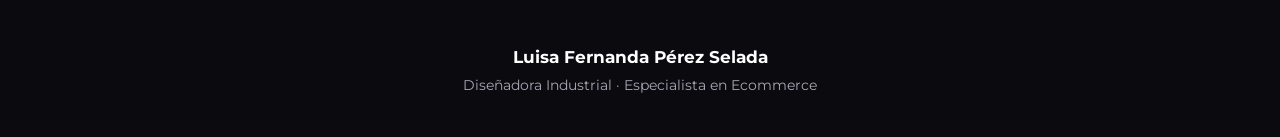
<file: proyectos/espacios-experiencias.html>
<!DOCTYPE html>
<html lang="es">
<head>
<meta charset="utf-8">
<meta name="viewport" content="width=device-width, initial-scale=1, viewport-fit=cover">
<title>Espacios & Experiencias — Luisa Fernanda Pérez Selada</title>
<link rel="preconnect" href="https://fonts.googleapis.com">
<link rel="preconnect" href="https://fonts.gstatic.com" crossorigin>
<link href="https://fonts.googleapis.com/css2?family=Montserrat:wght@400;500;600;700&display=swap" rel="stylesheet">
<link rel="stylesheet" href="../css/styles.css">
</head>
<body class="t-mint">

<header class="sub-hero">
  <nav>
    <a class="logo" href="../index.html">Luisa<i>.</i></a>
    <ul><li><a href="../index.html#sobre-mi">Sobre mí</a></li><li><a href="../index.html#proyectos">Proyectos</a></li></ul>
    <a class="pill ghost small" href="../index.html">Inicio</a>
  </nav>
  <div class="sub-grid">
    <div>
      <a class="back" href="../index.html#proyectos">← Volver a proyectos</a>
      <span class="num">01</span>
      <h1>Espacios &amp; Experiencias</h1>
      <!-- EDITA: descripción de esta área -->
      <p>Aquí encontrarás mis proyectos de esta área.</p>
      <ul class="chips"><li>Stands</li><li>Visual Merchandising</li><li>3D</li><li>Planimetría</li><li>Experiencias</li></ul>
    </div>
    <div class="icon-card"><svg class="ico ico-space" viewBox="0 0 120 120" fill="none" stroke="currentColor" stroke-width="3" stroke-linejoin="round" stroke-linecap="round" aria-hidden="true"><g class="cube"><path d="M60 14l38 22v44L60 102 22 80V36z"/><path d="M22 36l38 22 38-22M60 58v44"/></g><path class="floor" d="M32 112h56"/></svg></div>
  </div>
</header>

<main>
  <section>
    <h2 class="in">Proyectos de esta área</h2>
    <!-- EDITA: duplica un bloque <article class="pcard"> por cada proyecto (sube --i en el style: 0, 2, 3, 4...) -->
    <div class="carousel in">
      <button class="glass car-btn prev" type="button" aria-label="Ver proyectos anteriores" data-car="-1"><svg viewBox="0 0 24 24" aria-hidden="true"><path d="M15 5l-7 7 7 7"/></svg></button>
      <div class="cascade">
        <article class="pcard" style="--i:0;--r:-4deg">
          <!-- IMAGEN: pon data-img="../assets/proyectos/tu-imagen.jpg" para mostrar tu imagen -->
          <div class="pimg" data-img="../assets/STANDS/ParqueBosqueMunicipal.jpeg"><svg class="ico ico-space" viewBox="0 0 120 120" fill="none" stroke="currentColor" stroke-width="3" stroke-linejoin="round" stroke-linecap="round" aria-hidden="true"><g class="cube"><path d="M60 14l38 22v44L60 102 22 80V36z"/><path d="M22 36l38 22 38-22M60 58v44"/></g><path class="floor" d="M32 112h56"/></svg></div>
          <div class="pcap">
            <h3>Parque infantil con narrativa visual </h3>
            <button class="pill glass small" type="button" data-open>Ver proyecto</button>
          </div>
          <!-- EDITA: contenido de la ventana emergente de este proyecto -->
          <template>
            <h4>Descripción corta</h4>
            <p>Alcaldía de Palmira · 2020 Concepto creativo, renders y diseño espacial para primera infancia, integrando elementos representativos de Palmira.</p>
            <h4>Herramientas que utilicé</h4>
            <ul class="tools">
              <li tabindex="0" data-tip="Explica aquí para qué usaste esta herramienta.">Autodesk inventor</li>
              <li tabindex="0" data-tip="Explica aquí para qué usaste esta herramienta.">KeyshoT</li>
              <li tabindex="0" data-tip="Explica aquí para qué usaste esta herramienta.">VRAY </li>
              <li tabindex="0" data-tip="Explica aquí para qué usaste esta herramienta.">Rhinoceros</li>
            </ul>
          </template>
        </article>
        <aside class="pintro" style="--i:1;--r:1.5deg">
          <span class="dot"></span>
          <h3>Selección de proyectos</h3>
          <!-- EDITA: texto de introducción -->
          <p>Una selección de trabajos de esta área. Abre cada tarjeta para ver los detalles.</p>
        </aside>
        <article class="pcard" style="--i:2;--r:2deg">
          <!-- IMAGEN: pon data-img="../assets/proyectos/tu-imagen.jpg" para mostrar tu imagen -->
          <div class="pimg" data-img="../assets/STANDS/PALMIRANAV.jpeg"><svg class="ico ico-space" viewBox="0 0 120 120" fill="none" stroke="currentColor" stroke-width="3" stroke-linejoin="round" stroke-linecap="round" aria-hidden="true"><g class="cube"><path d="M60 14l38 22v44L60 102 22 80V36z"/><path d="M22 36l38 22 38-22M60 58v44"/></g><path class="floor" d="M32 112h56"/></svg></div>
          <div class="pcap">
            <h3>PALMIRA SE VISTE DE NAVIDAD</h3>
            <button class="pill glass small" type="button" data-open>Ver proyecto</button>
          </div>
          <!-- EDITA: contenido de la ventana emergente de este proyecto -->
          <template>
            <h4>Descripción corta</h4>
            <p>Alcaldía de Palmira · 2023
Concepto creativo, planos, modelado 3D, renders y desarrollo de producción y montaje de la ambientación navideña municipal.</p>
            <h4>Herramientas que utilicé</h4>
            <ul class="tools">
              <li tabindex="0" data-tip="Explica aquí para qué usaste esta herramienta.">Rhinoceros</li>
              <li tabindex="0" data-tip="Explica aquí para qué usaste esta herramienta.">Excel Organizacional Montaje</li>
              <li tabindex="0" data-tip="Explica aquí para qué usaste esta herramienta.">Adobe ILustrator</li>
            </ul>
          </template>
        </article>
        <article class="pcard" style="--i:3;--r:-2deg">
          <!-- IMAGEN: pon data-img="../assets/proyectos/tu-imagen.jpg" para mostrar tu imagen -->
          <div class="pimg" data-img="../assets/STANDS/BASELEY.jpeg"><svg class="ico ico-space" viewBox="0 0 120 120" fill="none" stroke="currentColor" stroke-width="3" stroke-linejoin="round" stroke-linecap="round" aria-hidden="true"><g class="cube"><path d="M60 14l38 22v44L60 102 22 80V36z"/><path d="M22 36l38 22 38-22M60 58v44"/></g><path class="floor" d="M32 112h56"/></svg></div>
          <div class="pcap">
            <h3>STAND LEYENDAS</h3>
            <button class="pill glass small" type="button" data-open>Ver proyecto</button>
          </div>
          <!-- EDITA: contenido de la ventana emergente de este proyecto -->
          <template>
            <h4>Descripción corta</h4>
            <p>Diseño de concepto y artes gráficos para stand temático inspirado en leyendas, llevando la identidad visual al espacio físico.</p>
            <h4>Herramientas que utilicé</h4>
            <ul class="tools">
              <li tabindex="0" data-tip="Explica aquí para qué usaste esta herramienta.">Photoshop</li>
             
            </ul>
          </template>
        </article>
        <article class="pcard" style="--i:4;--r:3deg">
          <!-- IMAGEN: pon data-img="../assets/proyectos/tu-imagen.jpg" para mostrar tu imagen -->
          <div class="pimg" data-img="../assets/STANDS/EMPAQUEDROPI.png"><svg class="ico ico-space" viewBox="0 0 120 120" fill="none" stroke="currentColor" stroke-width="3" stroke-linejoin="round" stroke-linecap="round" aria-hidden="true"><g class="cube"><path d="M60 14l38 22v44L60 102 22 80V36z"/><path d="M22 36l38 22 38-22M60 58v44"/></g><path class="floor" d="M32 112h56"/></svg></div>
          <div class="pcap">
            <h3>EXPERIENCIA EMPAQUE MERCH DROPI04</h3>
            <button class="pill glass small" type="button" data-open>Ver proyecto</button>
          </div>
          <!-- EDITA: contenido de la ventana emergente de este proyecto -->
          <template>
            <h4>Descripción corta</h4>
            <p>Concepto y diseño de empaque para kit de fidelización, integrando productos promocionales como loción y reloj.</p>
            <h4>Herramientas que utilicé</h4>
            <ul class="tools">
              <li tabindex="0" data-tip="Explica aquí para qué usaste esta herramienta.">Rhinoceros</li>
              <li tabindex="0" data-tip="Explica aquí para qué usaste esta herramienta.">Keyshot</li>
              <li tabindex="0" data-tip="Explica aquí para qué usaste esta herramienta.">Photoshop</li>
            </ul>
          </template>
        </article>
        <span class="bubble b1" aria-hidden="true">Stands</span>
        <span class="bubble b2" aria-hidden="true">Visual Merchandising</span>
      </div>
      <button class="glass car-btn next" type="button" aria-label="Ver más proyectos" data-car="1"><svg viewBox="0 0 24 24" aria-hidden="true"><path d="M9 5l7 7-7 7"/></svg></button>
    </div>
    <div class="pager">
      <a class="pill line" href="marketing-growth.html">← Marketing &amp; Growth</a>
      <a class="pill line" href="digital-product-ux.html">Digital Product &amp; UX →</a>
    </div>
  </section>
</main>

<footer><strong>Luisa Fernanda Pérez Selada</strong>Diseñadora Industrial · Especialista en Ecommerce</footer>
<!-- Ventana emergente (se llena con el contenido de cada proyecto) -->
<div class="modal" id="modal" hidden>
  <div class="backdrop" data-close></div>
  <div class="mwin" role="dialog" aria-modal="true" aria-labelledby="mTitle" tabindex="-1">
    <div class="mbar">
      <span class="mlabel"><i></i>Espacios &amp; Experiencias</span>
      <div class="mctl">
        <button class="glass mbtn" type="button" data-act="min" aria-label="Minimizar"><svg viewBox="0 0 24 24" aria-hidden="true"><path d="M6 12h12"/></svg></button>
        <button class="glass mbtn" type="button" data-act="fit" aria-label="Ajustar tamaño" aria-pressed="false"><svg class="i-exp" viewBox="0 0 24 24" aria-hidden="true"><path d="M14 4h6v6M10 20H4v-6M20 4l-7 7M4 20l7-7"/></svg><svg class="i-min" viewBox="0 0 24 24" aria-hidden="true"><path d="M20 10h-6V4M4 14h6v6M14 10l7-7M10 14l-7 7"/></svg></button>
        <button class="glass mbtn" type="button" data-act="close" aria-label="Cerrar"><svg viewBox="0 0 24 24" aria-hidden="true"><path d="M6 6l12 12M18 6L6 18"/></svg></button>
      </div>
    </div>
    <div class="mbody" id="mBody"></div>
  </div>
</div>
<button class="pill glass small dock" id="dock" type="button" data-act="restore" aria-label="Restaurar proyecto"><span id="dockTitle">Proyecto</span> ↑</button>

<script src="../js/main.js"></script>
</body>
</html>
</file>
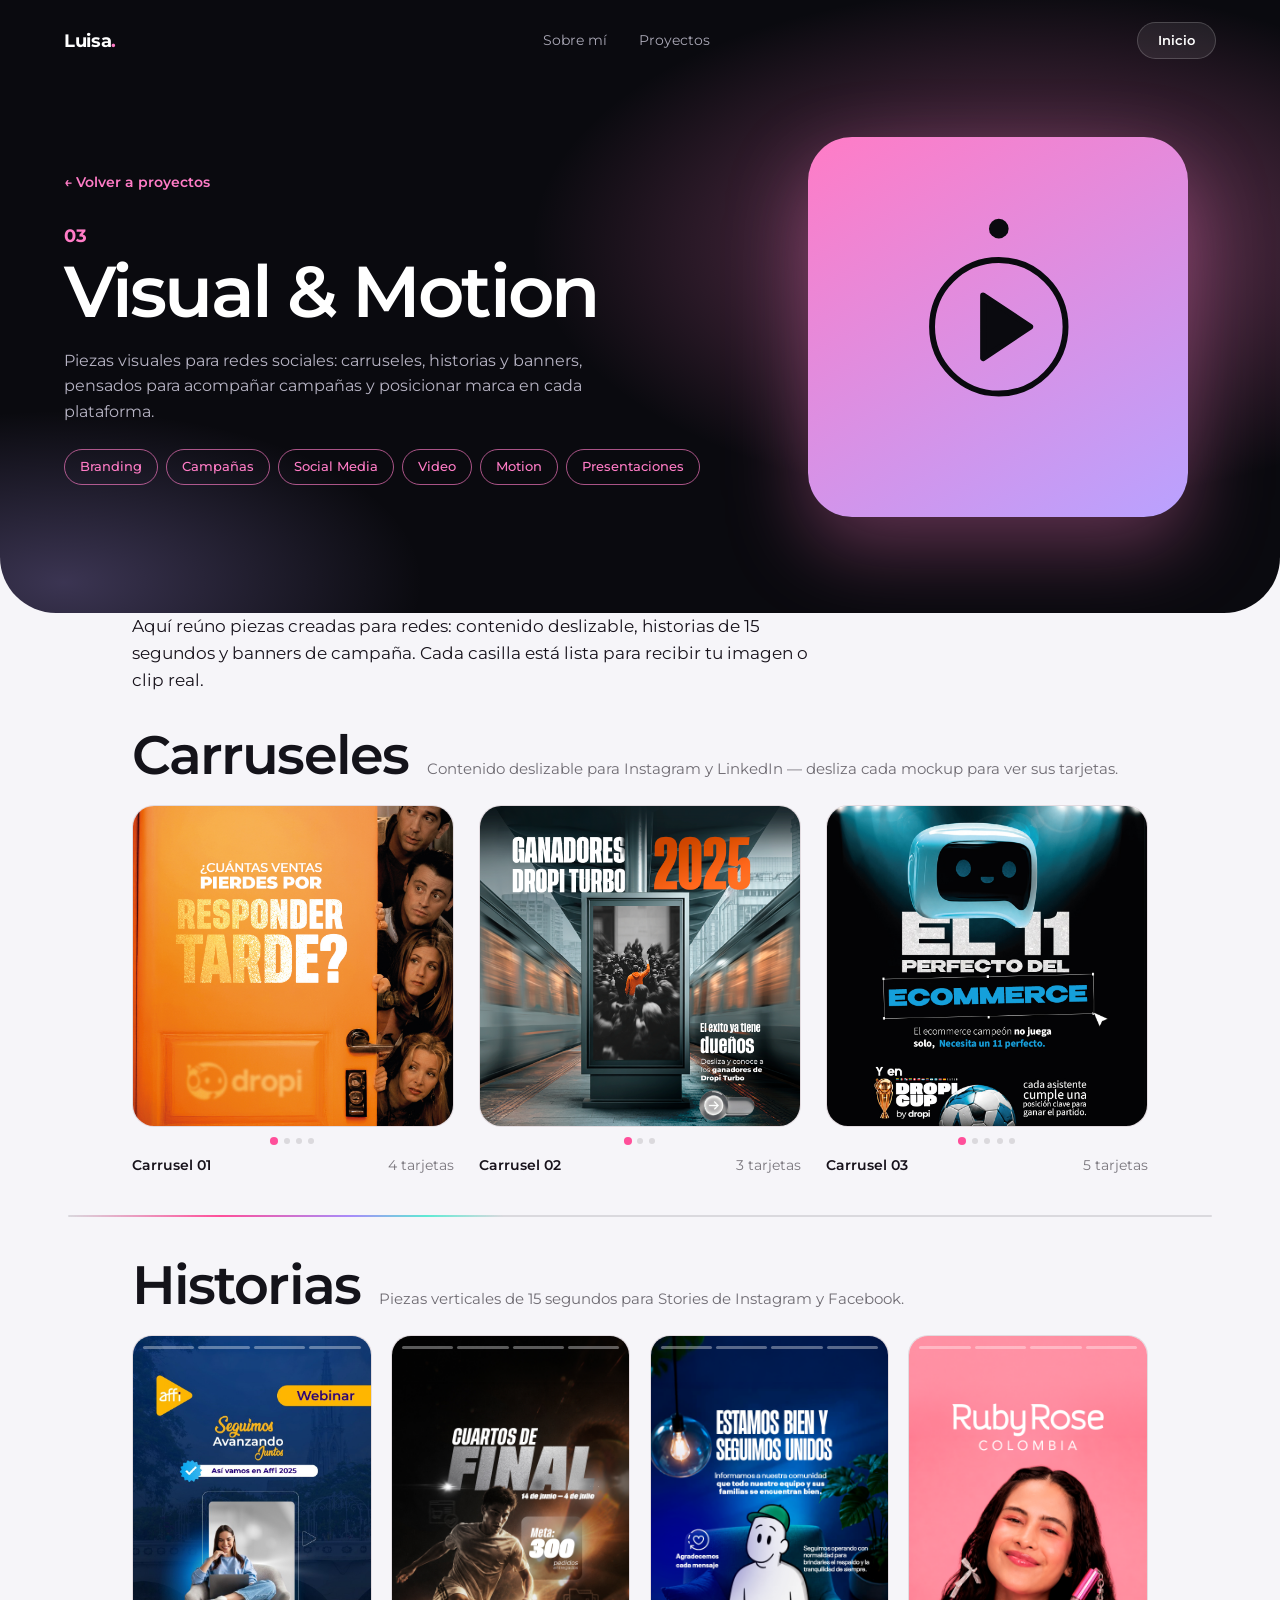
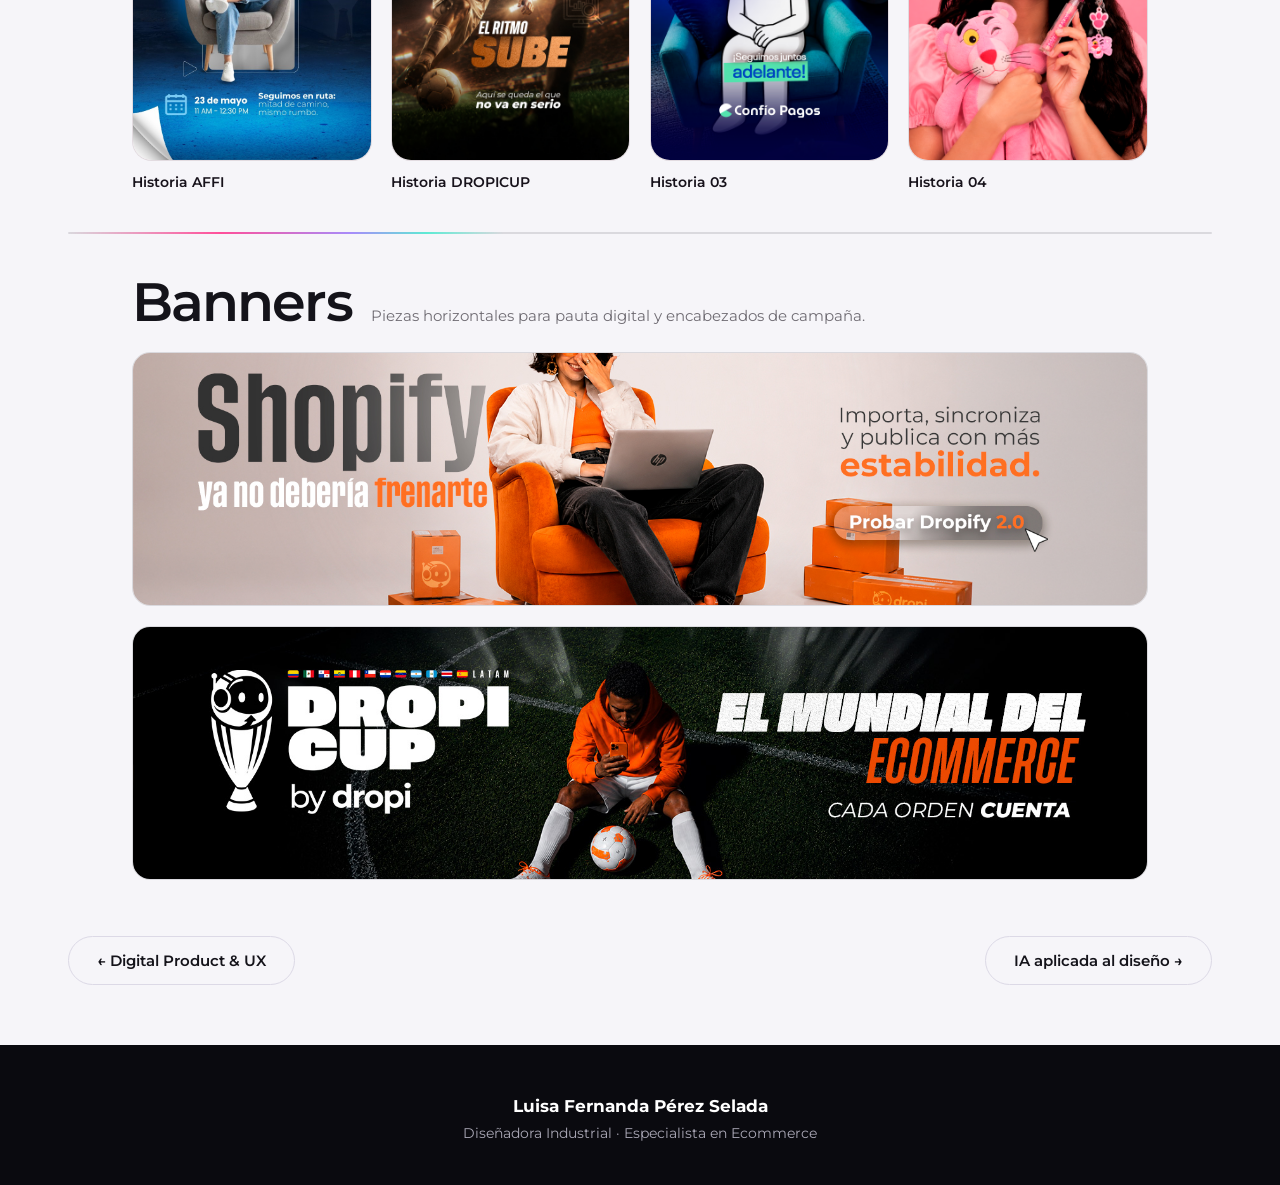
<file: proyectos/visual-motion.html>
<!DOCTYPE html>
<html lang="es">
<head>
<meta charset="utf-8">
<meta name="viewport" content="width=device-width, initial-scale=1, viewport-fit=cover">
<title>Visual & Motion — Luisa Fernanda Pérez Selada</title>
<link rel="preconnect" href="https://fonts.googleapis.com">
<link rel="preconnect" href="https://fonts.gstatic.com" crossorigin>
<link href="https://fonts.googleapis.com/css2?family=Montserrat:wght@400;500;600;700&display=swap" rel="stylesheet">
<link rel="stylesheet" href="../css/styles.css">
<style>
  /* --- Paleta local de esta página (no toca styles.css global) --- */
  .vm-wrap{
    --vm-ink:#17121b;
    --vm-paper:#fff7fb;
    --vm-pink:#ff4f9a;
    --vm-lilac:#a78bfa;
    --vm-mint:#5eead4;
    --vm-line:rgba(23,18,27,.12);
  }
  /* Centrado forzado: independiente de lo que traiga styles.css */
  main.vm-wrap{
    max-width:1240px !important;
    width:100% !important;
    margin-left:auto !important;
    margin-right:auto !important;
    padding-left:clamp(1.25rem,4vw,3rem) !important;
    padding-right:clamp(1.25rem,4vw,3rem) !important;
    box-sizing:border-box !important;
    float:none !important;
  }
  /* Neutraliza cualquier padding vertical genérico que styles.css aplique a <section> */
  .vm-wrap > section{
    padding-top:0 !important;
    padding-bottom:0 !important;
  }
  .vm-lead{
    max-width:62ch;
    font-size:1.05rem;
    line-height:1.6;
    color:var(--vm-ink);
    opacity:.86;
    margin:0 0 2rem;
  }
  .vm-group{ margin:0 0 2.4rem; }

  /* ---------- Divisores animados entre secciones ---------- */
  .vm-divider{
    position:relative;
    height:2px;
    margin:0 0 2.4rem;
    border-radius:2px;
    overflow:hidden;
    background:var(--vm-line);
  }
  .vm-divider::before{
    content:'';
    position:absolute;
    top:0; bottom:0; left:0;
    width:38%;
    background:linear-gradient(90deg,
      transparent,
      var(--vm-pink) 35%,
      var(--vm-lilac) 65%,
      var(--vm-mint),
      transparent);
    filter:blur(.2px);
    animation:vmDividerSlide 6s ease-in-out infinite;
  }
  @keyframes vmDividerSlide{
    0%{ transform:translateX(-110%); }
    50%{ transform:translateX(280%); }
    100%{ transform:translateX(-110%); }
  }
  .vm-group-head{
    display:flex;
    flex-wrap:wrap;
    align-items:baseline;
    gap:.6rem 1.2rem;
    margin-bottom:1.4rem;
  }
  .vm-group-head h2{ margin:0; }
  .vm-group-desc{
    margin:0;
    font-size:.95rem;
    color:var(--vm-ink);
    opacity:.6;
  }
  .vm-frame-cap{
    display:flex;
    align-items:center;
    justify-content:space-between;
    gap:.5rem;
    margin-top:.7rem;
    font-size:.85rem;
    color:var(--vm-ink);
  }
  .vm-frame-cap b{ font-weight:600; }
  .vm-frame-cap span{ opacity:.55; }

  /* placeholder de imagen: gradiente + icono, se reemplaza si data-img trae una URL */
  .vm-ph{
    position:relative;
    width:100%; height:100%;
    display:flex; align-items:center; justify-content:center;
    background:
      radial-gradient(120% 140% at 15% 0%, color-mix(in srgb, var(--vm-lilac) 55%, transparent), transparent 60%),
      linear-gradient(155deg, var(--vm-ink) 0%, #2a1f33 55%, var(--vm-pink) 130%);
    overflow:hidden;
  }
  .vm-ph img{ width:100%; height:100%; object-fit:cover; display:none; }
  .vm-ph.has-img img{ display:block; }
  .vm-ph.has-img svg{ display:none; }
  .vm-ph svg{ width:34%; height:34%; opacity:.5; color:#fff; }

  /* ---------- Carruseles ---------- */
  .vm-carousel-row{
    display:grid;
    grid-template-columns:repeat(3,1fr);
    gap:1.6rem;
  }
  .vm-carousel{ display:flex; flex-direction:column; }
  .vm-carousel-frame{
    aspect-ratio:1/1;
    border-radius:22px;
    border:1px solid var(--vm-line);
    overflow:hidden;
    position:relative;
    background:var(--vm-paper);
  }
  .vm-carousel-track{
    display:flex;
    height:100%;
    overflow-x:auto;
    scroll-snap-type:x mandatory;
    scrollbar-width:none;
  }
  .vm-carousel-track::-webkit-scrollbar{ display:none; }
  .vm-slide{
    flex:0 0 100%;
    scroll-snap-align:start;
    position:relative;
  }
  .vm-slide .vm-slide-n{
    position:absolute; top:14px; left:14px;
    font-size:.72rem; font-weight:600; color:#fff;
    background:rgba(23,18,27,.35);
    backdrop-filter:blur(6px);
    padding:.25rem .55rem;
    border-radius:999px;
  }
  .vm-dots{
    display:flex; gap:.4rem; justify-content:center;
    margin-top:.7rem;
  }
  .vm-dots span{
    width:6px; height:6px; border-radius:50%;
    background:var(--vm-line);
    transition:background .2s, transform .2s;
  }
  .vm-dots span.active{
    background:var(--vm-pink);
    transform:scale(1.35);
  }

  /* ---------- Botones "liquid glass" (solo escritorio) ---------- */
  .vm-nav{
    position:absolute;
    top:50%;
    width:42px; height:42px;
    display:none;
    align-items:center; justify-content:center;
    border:1px solid rgba(255,255,255,.4);
    border-radius:50%;
    background:linear-gradient(155deg, rgba(255,255,255,.38), rgba(255,255,255,.08));
    backdrop-filter:blur(14px) saturate(180%);
    -webkit-backdrop-filter:blur(14px) saturate(180%);
    box-shadow:
      0 8px 22px rgba(23,18,27,.22),
      inset 0 1px 1px rgba(255,255,255,.75),
      inset 0 -6px 10px rgba(23,18,27,.12);
    color:#fff;
    cursor:pointer;
    z-index:4;
    opacity:0;
    transform:translateY(-50%);
    transition:opacity .25s ease, transform .25s ease, background .25s ease;
  }
  .vm-nav svg{ width:17px; height:17px; }
  .vm-nav.prev{ left:12px; }
  .vm-nav.next{ right:12px; }
  .vm-carousel-frame:hover .vm-nav{ opacity:1; }
  .vm-nav:hover{
    background:linear-gradient(155deg, rgba(255,255,255,.55), rgba(255,255,255,.16));
    transform:translateY(-50%) scale(1.08);
  }
  .vm-nav:active{ transform:translateY(-50%) scale(.92); }
  .vm-nav[disabled]{ opacity:0 !important; pointer-events:none; }

  /* ---------- Historias ---------- */
  .vm-story-row{
    display:grid;
    grid-template-columns:repeat(4,1fr);
    gap:1.2rem;
  }
  .vm-story{ display:flex; flex-direction:column; }
  .vm-story-frame{
    aspect-ratio:9/16;
    border-radius:20px;
    border:1px solid var(--vm-line);
    overflow:hidden;
    position:relative;
    background:var(--vm-paper);
  }
  .vm-story-progress{
    position:absolute; top:10px; left:10px; right:10px;
    display:flex; gap:4px; z-index:2;
  }
  .vm-story-progress span{
    flex:1; height:3px; border-radius:3px;
    background:rgba(255,255,255,.35);
    overflow:hidden;
  }
  .vm-story-progress span i{
    display:block; height:100%; width:0%;
    background:#fff;
    animation:vmStoryFill 6s linear infinite;
  }
  .vm-story-progress span:nth-child(1) i{ animation-delay:0s; }
  .vm-story-progress span:nth-child(2) i{ animation-delay:1.5s; }
  .vm-story-progress span:nth-child(3) i{ animation-delay:3s; }
  .vm-story-progress span:nth-child(4) i{ animation-delay:4.5s; }
  @keyframes vmStoryFill{ 0%{width:0%;} 25%{width:100%;} 100%{width:100%;} }

  /* ---------- Banners ---------- */
  .vm-banner-stack{ display:flex; flex-direction:column; gap:1.2rem; }
  .vm-banner-frame{
    aspect-ratio:4/1;
    border-radius:18px;
    border:1px solid var(--vm-line);
    overflow:hidden;
  }
  @media (max-width:640px){ .vm-banner-frame{ aspect-ratio:16/9; } }

  @media (max-width:900px){
    .vm-carousel-row{ grid-template-columns:repeat(2,1fr); }
    .vm-story-row{ grid-template-columns:repeat(2,1fr); }
  }
  @media (max-width:560px){
    .vm-carousel-row,.vm-story-row{ grid-template-columns:1fr; }
  }

  /* Escritorio: se desliza solo con los botones liquid glass */
  @media (min-width:901px){
    .vm-carousel-track{
      overflow-x:hidden;
      cursor:default;
      scroll-behavior:smooth;
    }
    .vm-nav{ display:flex; }
  }
  /* Móvil / tablet: se conserva el deslizamiento táctil */
  @media (max-width:900px){
    .vm-carousel-track{ -webkit-overflow-scrolling:touch; }
    .vm-nav{ display:none !important; }
  }

  @media (prefers-reduced-motion:reduce){
    .vm-story-progress span i{ animation:none !important; }
    .vm-divider::before{ animation:none !important; }
  }
</style>
</head>
<body class="t-pink">

<header class="sub-hero">
  <nav>
    <a class="logo" href="../index.html">Luisa<i>.</i></a>
    <ul><li><a href="../index.html#sobre-mi">Sobre mí</a></li><li><a href="../index.html#proyectos">Proyectos</a></li></ul>
    <a class="pill ghost small" href="../index.html">Inicio</a>
  </nav>
  <div class="sub-grid">
    <div>
      <a class="back" href="../index.html#proyectos">← Volver a proyectos</a>
      <span class="num">03</span>
      <h1>Visual &amp; Motion</h1>
      <p>Piezas visuales para redes sociales: carruseles, historias y banners, pensados para acompañar campañas y posicionar marca en cada plataforma.</p>
      <ul class="chips"><li>Branding</li><li>Campañas</li><li>Social Media</li><li>Video</li><li>Motion</li><li>Presentaciones</li></ul>
    </div>
    <div class="icon-card"><svg class="ico ico-motion" viewBox="0 0 120 120" fill="none" stroke="currentColor" stroke-width="3" stroke-linejoin="round" stroke-linecap="round" aria-hidden="true"><circle cx="60" cy="60" r="34"/><path class="play" d="M52 44l24 16-24 16z" fill="currentColor"/><g class="orbit"><circle cx="60" cy="10" r="5" fill="currentColor" stroke="none"/></g></svg></div>
  </div>
</header>

<main class="vm-wrap">

  <section>
    <p class="vm-lead in">Aquí reúno piezas creadas para redes: contenido deslizable, historias de 15 segundos y banners de campaña. Cada casilla está lista para recibir tu imagen o clip real.</p>
  </section>

  <!-- CARRUSELES -->
  <section class="vm-group">
    <div class="vm-group-head">
      <h2 class="in">Carruseles</h2>
      <p class="vm-group-desc">Contenido deslizable para Instagram y LinkedIn — desliza cada mockup para ver sus tarjetas.</p>
    </div>
    <div class="vm-carousel-row">

      <!-- EDITA: en cada .vm-slide pon data-img="../assets/proyectos/tu-imagen.jpg" -->
      <article class="vm-carousel">
        <div class="vm-carousel-frame">
          <div class="vm-carousel-track" data-track>
            <div class="vm-slide"><span class="vm-slide-n">1/4</span><div class="vm-ph" data-img="../assets/visual/Carruselecuador-01.jpg"><svg viewBox="0 0 24 24"><path d="M4 5h16v14H4z" fill="none" stroke="currentColor" stroke-width="1.6"/><circle cx="9" cy="10" r="1.6" fill="currentColor"/><path d="M4 17l5-5 4 4 3-3 4 4" fill="none" stroke="currentColor" stroke-width="1.6"/></svg></div></div>
            <div class="vm-slide"><span class="vm-slide-n">2/4</span><div class="vm-ph" data-img="../assets/visual/Carruselecuador-02.jpg"><svg viewBox="0 0 24 24"><path d="M4 5h16v14H4z" fill="none" stroke="currentColor" stroke-width="1.6"/><circle cx="9" cy="10" r="1.6" fill="currentColor"/><path d="M4 17l5-5 4 4 3-3 4 4" fill="none" stroke="currentColor" stroke-width="1.6"/></svg></div></div>
            <div class="vm-slide"><span class="vm-slide-n">3/4</span><div class="vm-ph" data-img="../assets/visual/Carruselecuador-03.jpg"><svg viewBox="0 0 24 24"><path d="M4 5h16v14H4z" fill="none" stroke="currentColor" stroke-width="1.6"/><circle cx="9" cy="10" r="1.6" fill="currentColor"/><path d="M4 17l5-5 4 4 3-3 4 4" fill="none" stroke="currentColor" stroke-width="1.6"/></svg></div></div>
            <div class="vm-slide"><span class="vm-slide-n">4/4</span><div class="vm-ph" data-img="../assets/visual/Carruselecuador-04.jpg"><svg viewBox="0 0 24 24"><path d="M4 5h16v14H4z" fill="none" stroke="currentColor" stroke-width="1.6"/><circle cx="9" cy="10" r="1.6" fill="currentColor"/><path d="M4 17l5-5 4 4 3-3 4 4" fill="none" stroke="currentColor" stroke-width="1.6"/></svg></div></div>
          <div class="vm-slide"><span class="vm-slide-n">4/4</span><div class="vm-ph" data-img="../assets/visual/Carruselecuador-05.jpg"><svg viewBox="0 0 24 24"><path d="M4 5h16v14H4z" fill="none" stroke="currentColor" stroke-width="1.6"/><circle cx="9" cy="10" r="1.6" fill="currentColor"/><path d="M4 17l5-5 4 4 3-3 4 4" fill="none" stroke="currentColor" stroke-width="1.6"/></svg></div></div>
          
          </div>
          <button class="vm-nav prev" type="button" aria-label="Tarjeta anterior"><svg viewBox="0 0 24 24" fill="none" stroke="currentColor" stroke-width="2" stroke-linecap="round" stroke-linejoin="round"><path d="M15 18l-6-6 6-6"/></svg></button>
          <button class="vm-nav next" type="button" aria-label="Tarjeta siguiente"><svg viewBox="0 0 24 24" fill="none" stroke="currentColor" stroke-width="2" stroke-linecap="round" stroke-linejoin="round"><path d="M9 18l6-6-6-6"/></svg></button>
        </div>
        <div class="vm-dots" data-dots><span class="active"></span><span></span><span></span><span></span></div>
        <div class="vm-frame-cap"><b>Carrusel 01</b><span>4 tarjetas</span></div>
      </article>

      <article class="vm-carousel">
        <div class="vm-carousel-frame">
          <div class="vm-carousel-track" data-track>
            <div class="vm-slide"><span class="vm-slide-n">1/3</span><div class="vm-ph" data-img="../assets/visual/PORTADDROPITURBO.png"><svg viewBox="0 0 24 24"><path d="M4 5h16v14H4z" fill="none" stroke="currentColor" stroke-width="1.6"/><circle cx="9" cy="10" r="1.6" fill="currentColor"/><path d="M4 17l5-5 4 4 3-3 4 4" fill="none" stroke="currentColor" stroke-width="1.6"/></svg></div></div>
            <div class="vm-slide"><span class="vm-slide-n">2/3</span><div class="vm-ph" data-img="../assets/visual/S1DROPITURBO.png"><svg viewBox="0 0 24 24"><path d="M4 5h16v14H4z" fill="none" stroke="currentColor" stroke-width="1.6"/><circle cx="9" cy="10" r="1.6" fill="currentColor"/><path d="M4 17l5-5 4 4 3-3 4 4" fill="none" stroke="currentColor" stroke-width="1.6"/></svg></div></div>
            <div class="vm-slide"><span class="vm-slide-n">3/3</span><div class="vm-ph" data-img="../assets/visual/S4DROPITURBO.png"><svg viewBox="0 0 24 24"><path d="M4 5h16v14H4z" fill="none" stroke="currentColor" stroke-width="1.6"/><circle cx="9" cy="10" r="1.6" fill="currentColor"/><path d="M4 17l5-5 4 4 3-3 4 4" fill="none" stroke="currentColor" stroke-width="1.6"/></svg></div></div>
             <div class="vm-slide"><span class="vm-slide-n">3/3</span><div class="vm-ph" data-img="../assets/visual/S6DROPITURBO.png"><svg viewBox="0 0 24 24"><path d="M4 5h16v14H4z" fill="none" stroke="currentColor" stroke-width="1.6"/><circle cx="9" cy="10" r="1.6" fill="currentColor"/><path d="M4 17l5-5 4 4 3-3 4 4" fill="none" stroke="currentColor" stroke-width="1.6"/></svg></div></div>
          </div>
          <button class="vm-nav prev" type="button" aria-label="Tarjeta anterior"><svg viewBox="0 0 24 24" fill="none" stroke="currentColor" stroke-width="2" stroke-linecap="round" stroke-linejoin="round"><path d="M15 18l-6-6 6-6"/></svg></button>
          <button class="vm-nav next" type="button" aria-label="Tarjeta siguiente"><svg viewBox="0 0 24 24" fill="none" stroke="currentColor" stroke-width="2" stroke-linecap="round" stroke-linejoin="round"><path d="M9 18l6-6-6-6"/></svg></button>
        </div>
        <div class="vm-dots" data-dots><span class="active"></span><span></span><span></span></div>
        <div class="vm-frame-cap"><b>Carrusel 02</b><span>3 tarjetas</span></div>
      </article>

      <article class="vm-carousel">
        <div class="vm-carousel-frame">
          <div class="vm-carousel-track" data-track>
            <div class="vm-slide"><span class="vm-slide-n">1/5</span><div class="vm-ph" data-img="../assets/visual/chatea11-01.jpg"><svg viewBox="0 0 24 24"><path d="M4 5h16v14H4z" fill="none" stroke="currentColor" stroke-width="1.6"/><circle cx="9" cy="10" r="1.6" fill="currentColor"/><path d="M4 17l5-5 4 4 3-3 4 4" fill="none" stroke="currentColor" stroke-width="1.6"/></svg></div></div>
            <div class="vm-slide"><span class="vm-slide-n">2/5</span><div class="vm-ph" data-img="../assets/visual/chatea11-02.jpg"><svg viewBox="0 0 24 24"><path d="M4 5h16v14H4z" fill="none" stroke="currentColor" stroke-width="1.6"/><circle cx="9" cy="10" r="1.6" fill="currentColor"/><path d="M4 17l5-5 4 4 3-3 4 4" fill="none" stroke="currentColor" stroke-width="1.6"/></svg></div></div>
            <div class="vm-slide"><span class="vm-slide-n">3/5</span><div class="vm-ph" data-img="../assets/visual/chatea11-03.jpg"><svg viewBox="0 0 24 24"><path d="M4 5h16v14H4z" fill="none" stroke="currentColor" stroke-width="1.6"/><circle cx="9" cy="10" r="1.6" fill="currentColor"/><path d="M4 17l5-5 4 4 3-3 4 4" fill="none" stroke="currentColor" stroke-width="1.6"/></svg></div></div>
            <div class="vm-slide"><span class="vm-slide-n">4/5</span><div class="vm-ph" data-img=""><svg viewBox="0 0 24 24"><path d="M4 5h16v14H4z" fill="none" stroke="currentColor" stroke-width="1.6"/><circle cx="9" cy="10" r="1.6" fill="currentColor"/><path d="M4 17l5-5 4 4 3-3 4 4" fill="none" stroke="currentColor" stroke-width="1.6"/></svg></div></div>
            <div class="vm-slide"><span class="vm-slide-n">5/5</span><div class="vm-ph" data-img=""><svg viewBox="0 0 24 24"><path d="M4 5h16v14H4z" fill="none" stroke="currentColor" stroke-width="1.6"/><circle cx="9" cy="10" r="1.6" fill="currentColor"/><path d="M4 17l5-5 4 4 3-3 4 4" fill="none" stroke="currentColor" stroke-width="1.6"/></svg></div></div>
          </div>
          <button class="vm-nav prev" type="button" aria-label="Tarjeta anterior"><svg viewBox="0 0 24 24" fill="none" stroke="currentColor" stroke-width="2" stroke-linecap="round" stroke-linejoin="round"><path d="M15 18l-6-6 6-6"/></svg></button>
          <button class="vm-nav next" type="button" aria-label="Tarjeta siguiente"><svg viewBox="0 0 24 24" fill="none" stroke="currentColor" stroke-width="2" stroke-linecap="round" stroke-linejoin="round"><path d="M9 18l6-6-6-6"/></svg></button>
        </div>
        <div class="vm-dots" data-dots><span class="active"></span><span></span><span></span><span></span><span></span></div>
        <div class="vm-frame-cap"><b>Carrusel 03</b><span>5 tarjetas</span></div>
      </article>

    </div>
  </section>

  <div class="vm-divider" aria-hidden="true"></div>

  <!-- HISTORIAS -->
  <section class="vm-group">
    <div class="vm-group-head">
      <h2 class="in">Historias</h2>
      <p class="vm-group-desc">Piezas verticales de 15 segundos para Stories de Instagram y Facebook.</p>
    </div>
    <div class="vm-story-row">
      <!-- EDITA: pon data-img="../assets/proyectos/tu-imagen.jpg" en cada .vm-ph -->
      <article class="vm-story">
        <div class="vm-story-frame">
          <div class="vm-story-progress"><span><i></i></span><span><i></i></span><span><i></i></span><span><i></i></span></div>
          <div class="vm-ph" data-img="../assets/visual/AFFIH.jpg"><svg viewBox="0 0 24 24"><path d="M4 5h16v14H4z" fill="none" stroke="currentColor" stroke-width="1.6"/><circle cx="9" cy="10" r="1.6" fill="currentColor"/><path d="M4 17l5-5 4 4 3-3 4 4" fill="none" stroke="currentColor" stroke-width="1.6"/></svg></div>
        </div>
        <div class="vm-frame-cap"><b>Historia AFFI</b></div>
      </article>
      <article class="vm-story">
        <div class="vm-story-frame">
          <div class="vm-story-progress"><span><i></i></span><span><i></i></span><span><i></i></span><span><i></i></span></div>
          <div class="vm-ph" data-img="../assets/visual/dropicup.jpg"><svg viewBox="0 0 24 24"><path d="M4 5h16v14H4z" fill="none" stroke="currentColor" stroke-width="1.6"/><circle cx="9" cy="10" r="1.6" fill="currentColor"/><path d="M4 17l5-5 4 4 3-3 4 4" fill="none" stroke="currentColor" stroke-width="1.6"/></svg></div>
        </div>
        <div class="vm-frame-cap"><b>Historia DROPICUP</b></div>
      </article>
      <article class="vm-story">
        <div class="vm-story-frame">
          <div class="vm-story-progress"><span><i></i></span><span><i></i></span><span><i></i></span><span><i></i></span></div>
          <div class="vm-ph" data-img="../assets/visual/confio.png"><svg viewBox="0 0 24 24"><path d="M4 5h16v14H4z" fill="none" stroke="currentColor" stroke-width="1.6"/><circle cx="9" cy="10" r="1.6" fill="currentColor"/><path d="M4 17l5-5 4 4 3-3 4 4" fill="none" stroke="currentColor" stroke-width="1.6"/></svg></div>
        </div>
        <div class="vm-frame-cap"><b>Historia 03</b></div>
      </article>
      <article class="vm-story">
        <div class="vm-story-frame">
          <div class="vm-story-progress"><span><i></i></span><span><i></i></span><span><i></i></span><span><i></i></span></div>
          <div class="vm-ph" data-img="../assets/visual/HISTORIASR.png"><svg viewBox="0 0 24 24"><path d="M4 5h16v14H4z" fill="none" stroke="currentColor" stroke-width="1.6"/><circle cx="9" cy="10" r="1.6" fill="currentColor"/><path d="M4 17l5-5 4 4 3-3 4 4" fill="none" stroke="currentColor" stroke-width="1.6"/></svg></div>
        </div>
        <div class="vm-frame-cap"><b>Historia 04</b></div>
      </article>
    </div>
  </section>

  <div class="vm-divider" aria-hidden="true"></div>

  <!-- BANNERS -->
  <section class="vm-group">
    <div class="vm-group-head">
      <h2 class="in">Banners</h2>
      <p class="vm-group-desc">Piezas horizontales para pauta digital y encabezados de campaña.</p>
    </div>
    <div class="vm-banner-stack">
      <!-- EDITA: pon data-img="../assets/proyectos/tu-imagen.jpg" en cada .vm-ph -->
      <div class="vm-banner-frame"><div class="vm-ph" data-img="../assets/visual/Bannershopify.jpg"><svg viewBox="0 0 24 24"><path d="M4 5h16v14H4z" fill="none" stroke="currentColor" stroke-width="1.6"/><circle cx="9" cy="10" r="1.6" fill="currentColor"/><path d="M4 17l5-5 4 4 3-3 4 4" fill="none" stroke="currentColor" stroke-width="1.6"/></svg></div></div>
      <div class="vm-banner-frame"><div class="vm-ph" data-img="../assets/visual/banner1.jpg"><svg viewBox="0 0 24 24"><path d="M4 5h16v14H4z" fill="none" stroke="currentColor" stroke-width="1.6"/><circle cx="9" cy="10" r="1.6" fill="currentColor"/><path d="M4 17l5-5 4 4 3-3 4 4" fill="none" stroke="currentColor" stroke-width="1.6"/></svg></div></div>
    </div>
  </section>

  <div class="pager">
    <a class="pill line" href="digital-product-ux.html">← Digital Product &amp; UX</a>
    <a class="pill line" href="ia-aplicada-al-diseno.html">IA aplicada al diseño →</a>
  </div>
</main>

<footer><strong>Luisa Fernanda Pérez Selada</strong>Diseñadora Industrial · Especialista en Ecommerce</footer>

<script src="../js/main.js"></script>
<script>
  // Aplica imágenes reales cuando se rellene data-img="" en cualquier .vm-ph
  document.querySelectorAll('.vm-ph[data-img]').forEach(function(ph){
    var url = ph.getAttribute('data-img');
    if(url){
      var img = document.createElement('img');
      img.src = url; img.alt = '';
      ph.appendChild(img);
      ph.classList.add('has-img');
    }
  });

  // Sincroniza los puntos de cada carrusel con la tarjeta visible al deslizar
  document.querySelectorAll('[data-track]').forEach(function(track){
    var wrap = track.closest('.vm-carousel');
    var dots = wrap.querySelectorAll('[data-dots] span');
    var raf = null;
    track.addEventListener('scroll', function(){
      if(raf) return;
      raf = requestAnimationFrame(function(){
        var i = Math.round(track.scrollLeft / track.clientWidth);
        dots.forEach(function(d, n){ d.classList.toggle('active', n === i); });
        raf = null;
      });
    });
  });

  // Botones "liquid glass": mueven el carrusel una tarjeta a la vez (solo escritorio)
  document.querySelectorAll('.vm-carousel').forEach(function(wrap){
    var track = wrap.querySelector('[data-track]');
    var prevBtn = wrap.querySelector('.vm-nav.prev');
    var nextBtn = wrap.querySelector('.vm-nav.next');
    var slides = wrap.querySelectorAll('.vm-slide');
    if(!track || !slides.length) return;

    function updateButtons(){
      var max = track.scrollWidth - track.clientWidth - 2;
      if(prevBtn) prevBtn.disabled = track.scrollLeft <= 2;
      if(nextBtn) nextBtn.disabled = track.scrollLeft >= max;
    }
    function goTo(dir){
      track.scrollBy({ left: dir * track.clientWidth, behavior: 'smooth' });
    }
    if(prevBtn) prevBtn.addEventListener('click', function(){ goTo(-1); });
    if(nextBtn) nextBtn.addEventListener('click', function(){ goTo(1); });

    track.addEventListener('scroll', function(){
      requestAnimationFrame(updateButtons);
    });
    window.addEventListener('resize', updateButtons);
    updateButtons();
  });
</script>
</body>
</html>
</file>
<file: css/styles.css>
/* ==========================================================
   PORTAFOLIO · Luisa Fernanda Pérez Selada
   1) Colores y variables  2) Base  3) Botones  4) Inicio
   5) Sobre mí  6) Proyectos  7) Subpáginas  8) Iconos animados
   9) Responsive
   ========================================================== */

/* 1) COLORES — cambia aquí la paleta de todo el sitio */
:root{
  --black:#0a0a0f; --lilac:#b9a2ff; --mint:#a8f5d6; --pink:#ff7cc6;
  --bg:#f6f5f9; --ink:#14131a; --mut:#5d5a6b; --line:#dcd9e6; --card:#ffffff;
  box-sizing:border-box; padding-top:env(safe-area-inset-top,0px); padding-bottom:env(safe-area-inset-bottom,0px);
}
@media (prefers-color-scheme:dark){:root:not([data-theme="light"]){--bg:#101015;--ink:#f4f3f8;--mut:#a9a7b5;--line:#2a2833;--card:#17161d}}
:root[data-theme="dark"]{--bg:#101015;--ink:#f4f3f8;--mut:#a9a7b5;--line:#2a2833;--card:#17161d}

/* 2) BASE */
html{background:var(--black);scroll-behavior:smooth;scroll-padding-top:env(safe-area-inset-top,0px)}
*,*::before,*::after{box-sizing:border-box}
body{margin:0;background:var(--bg);color:var(--ink);font-family:Montserrat,system-ui,sans-serif;line-height:1.6}
a{color:inherit;text-decoration:none}
img{max-width:100%}
:focus-visible{outline:3px solid var(--pink);outline-offset:3px}

/* 3) BOTONES */
.pill{display:inline-flex;align-items:center;gap:8px;border-radius:999px;padding:14px 28px;font:600 .95rem Montserrat,sans-serif;border:0;cursor:pointer;transition:transform .2s,box-shadow .2s}
.pill:hover{transform:translateY(-2px)}
.pill.mint{background:var(--mint);color:var(--black)}
.pill.mint:hover{box-shadow:0 10px 30px rgba(168,245,214,.35)}
.pill.ghost{background:rgba(255,255,255,.08);color:#fff;border:1px solid rgba(255,255,255,.18)}
.pill.dark{background:var(--black);color:#fff}
.pill.line{border:1px solid var(--line);color:var(--ink);background:transparent}
.pill.small{padding:10px 20px;font-size:.8rem}

/* 4) INICIO (hero) */
.hero{position:relative;background:var(--black);color:#fff;border-radius:0 0 56px 56px;
  background-image:radial-gradient(60% 50% at 85% 30%,rgba(185,162,255,.35),transparent 70%),radial-gradient(40% 40% at 10% 90%,rgba(168,245,214,.22),transparent 70%),radial-gradient(35% 35% at 70% 95%,rgba(255,124,198,.3),transparent 70%)}
nav{display:flex;align-items:center;justify-content:space-between;padding:22px clamp(20px,5vw,64px);position:relative;z-index:3}
.logo{font-weight:700;font-size:1.15rem;letter-spacing:-.02em}
.logo i{color:var(--pink);font-style:normal}
nav ul{display:flex;gap:32px;list-style:none;margin:0;padding:0;font-size:.85rem;color:#a9a7b5}
nav ul a:hover{color:#fff}
.hero-grid{display:grid;grid-template-columns:1.1fr .9fr;gap:clamp(24px,4vw,64px);align-items:end;padding:clamp(24px,5vw,56px) clamp(20px,5vw,64px) 0;position:relative;z-index:2;min-height:640px}
.hero-copy{align-self:center;padding-bottom:64px}
.hero h1{font-size:clamp(2.6rem,6.4vw,5.4rem);line-height:.98;letter-spacing:-.04em;margin:0 0 22px;font-weight:600}
.hero h1 span{display:block;color:var(--lilac)}
.role{font-size:1.05rem;font-weight:600;color:var(--mint);margin:0 0 12px}
.tag{max-width:46ch;color:#b7b4c4;margin:0 0 32px}
.cta{display:flex;flex-wrap:wrap;gap:12px}

/* Foto */
.photo{position:relative;width:min(100%,460px);aspect-ratio:4/5;margin:0 auto}
.photo .card{position:absolute;inset:6% 0 0;border-radius:36px 36px 0 0;background:linear-gradient(160deg,var(--lilac) 0%,var(--pink) 60%,var(--mint) 130%);box-shadow:0 -10px 80px rgba(185,162,255,.25)}
.photo img,.photo svg.ph{position:absolute;left:50%;bottom:0;transform:translateX(-50%);height:104%;max-width:112%;object-fit:contain;object-position:bottom}
.photo svg.ph{width:86%;height:96%}
.chip{position:absolute;z-index:3;background:rgba(10,10,15,.55);backdrop-filter:blur(14px);-webkit-backdrop-filter:blur(14px);border:1px solid rgba(255,255,255,.2);border-radius:999px;padding:9px 16px;font-size:.78rem;font-weight:600}
.chip.a{left:-4%;top:22%;color:var(--mint)}
.chip.b{right:-2%;top:48%;color:var(--pink)}

/* Sello giratorio */
.badge{position:absolute;left:50%;bottom:-62px;transform:translateX(-50%);width:124px;height:124px;z-index:5;border-radius:50%;background:var(--black);box-shadow:0 0 0 8px var(--bg);display:grid;place-items:center}
.badge svg{position:absolute;inset:0;animation:spin 16s linear infinite}
.badge b{width:44px;height:44px;border-radius:50%;background:linear-gradient(135deg,var(--mint),var(--pink));display:grid;place-items:center;color:var(--black);font-size:1.2rem}
@keyframes spin{to{transform:rotate(360deg)}}

/* 5) SECCIONES / SOBRE MÍ */
section{padding:clamp(90px,10vw,140px) clamp(20px,5vw,64px) clamp(40px,6vw,80px);max-width:1240px;margin:0 auto;position:relative}
.big{position:absolute;top:40px;left:clamp(12px,3vw,48px);font-size:clamp(7rem,16vw,13rem);font-weight:700;line-height:1;color:var(--ink);opacity:.06;pointer-events:none;letter-spacing:-.06em}
h2{font-size:clamp(2rem,4.4vw,3.4rem);line-height:1.05;letter-spacing:-.035em;margin:0 0 20px;font-weight:600;position:relative}
.about{display:grid;grid-template-columns:1fr 1fr;gap:clamp(24px,5vw,72px);position:relative}
.about p{color:var(--mut);max-width:58ch;margin:0 0 16px}
.tags{display:flex;flex-wrap:wrap;gap:8px;margin:24px 0 32px;padding:0;list-style:none}
.tags li{border:1px solid var(--line);border-radius:999px;padding:7px 15px;font-size:.8rem;font-weight:500}
.tags li:nth-child(4n+1){background:var(--lilac);border-color:var(--lilac);color:var(--black)}
.tags li:nth-child(4n+2){background:var(--mint);border-color:var(--mint);color:var(--black)}
.tags li:nth-child(4n+3){background:var(--pink);border-color:var(--pink);color:var(--black)}

/* 6) PROYECTOS (tarjetas del inicio) */
.grid{display:grid;grid-template-columns:repeat(6,1fr);gap:16px;margin-top:40px;position:relative}
.proj{position:relative;grid-column:span 2;border-radius:28px;padding:30px;min-height:330px;display:flex;flex-direction:column;gap:16px;background:var(--b);color:var(--f);transition:transform .25s}
.proj:hover{transform:translateY(-6px)}
.proj:nth-child(-n+2){grid-column:span 3}
.proj .top{padding-right:84px}
.proj .n{font-size:.9rem;font-weight:600;opacity:.75}
.proj h3{font-size:clamp(1.4rem,2.4vw,1.9rem);line-height:1.1;letter-spacing:-.03em;margin:8px 0 0;font-weight:600}
.proj p{margin:0;font-size:.88rem;opacity:.85}
.proj .ico{position:absolute;top:24px;right:24px;width:68px;height:68px}
/* Botón "Ver proyectos": liquid glass con brillo */
.card-btn{position:relative;isolation:isolate;overflow:hidden;margin-top:auto;align-self:flex-start;
  color:var(--btnf,var(--black));
  background:linear-gradient(135deg,var(--g1,rgba(255,255,255,.6)),var(--g2,rgba(255,255,255,.18)));
  border:1px solid var(--gb,rgba(255,255,255,.75));
  -webkit-backdrop-filter:blur(14px) saturate(170%);backdrop-filter:blur(14px) saturate(170%);
  box-shadow:inset 0 1px 1px rgba(255,255,255,.85),inset 0 -8px 14px rgba(255,255,255,.1),0 8px 26px var(--glow,rgba(255,255,255,.55));
  transition:transform .2s,box-shadow .3s}
.card-btn::before{content:"";position:absolute;inset:0 0 48%;border-radius:inherit;background:linear-gradient(180deg,rgba(255,255,255,.5),rgba(255,255,255,0));z-index:-1;pointer-events:none}
.card-btn::after{content:"";position:absolute;top:0;left:-70%;width:45%;height:100%;background:linear-gradient(100deg,transparent,rgba(255,255,255,.75),transparent);transform:skewX(-20deg);transition:left .7s;z-index:-1;pointer-events:none}
.card-btn:hover{box-shadow:inset 0 1px 1px rgba(255,255,255,.95),inset 0 -8px 14px rgba(255,255,255,.16),0 10px 38px var(--glow,rgba(255,255,255,.8)),0 0 0 3px var(--gb,rgba(255,255,255,.35))}
.card-btn:hover::after{left:130%}
.c1{--b:var(--black);--f:#fff;--btnf:#fff;--g1:rgba(168,245,214,.4);--g2:rgba(168,245,214,.1);--gb:rgba(168,245,214,.8);--glow:rgba(168,245,214,.5)}.c1 .n{color:var(--mint);opacity:1}.c1 .ico{color:var(--mint)}
.c2{--b:var(--lilac);--f:var(--black)}
.c3{--b:var(--pink);--f:var(--black)}
.c4{--b:var(--black);--f:#fff;--btnf:#fff;--g1:rgba(185,162,255,.42);--g2:rgba(185,162,255,.1);--gb:rgba(185,162,255,.85);--glow:rgba(185,162,255,.55)}.c4 .n{color:var(--lilac);opacity:1}.c4 .ico{color:var(--lilac)}
.c5{--b:var(--mint);--f:var(--black)}

footer{background:var(--black);color:#a9a7b5;text-align:center;padding:48px 20px 40px;font-size:.85rem;margin-top:60px}
footer strong{display:block;color:#fff;font-size:1.05rem;margin-bottom:4px}

.in{opacity:0;transform:translateY(24px);transition:opacity .7s,transform .7s}
.in.on{opacity:1;transform:none}

/* 7) SUBPÁGINAS — cada área tiene su tema de color */
.t-mint{--ac:var(--mint);--ac2:var(--lilac)}
.t-lilac{--ac:var(--lilac);--ac2:var(--mint)}
.t-pink{--ac:var(--pink);--ac2:var(--lilac)}
.t-lilac2{--ac:var(--lilac);--ac2:var(--pink)}
.t-mint2{--ac:var(--mint);--ac2:var(--pink)}

.sub-hero{position:relative;background:var(--black);color:#fff;border-radius:0 0 56px 56px;overflow:hidden;
  background-image:radial-gradient(55% 60% at 80% 40%,color-mix(in srgb,var(--ac) 40%,transparent),transparent 70%),radial-gradient(40% 40% at 5% 95%,color-mix(in srgb,var(--ac2) 28%,transparent),transparent 70%)}
.sub-grid{display:grid;grid-template-columns:1.2fr .8fr;gap:clamp(24px,5vw,64px);align-items:center;padding:clamp(24px,5vw,56px) clamp(20px,5vw,64px) clamp(56px,8vw,96px);min-height:520px}
.back{display:inline-flex;gap:8px;color:var(--ac);font-weight:600;font-size:.9rem;margin-bottom:28px}
.back:hover{text-decoration:underline}
.sub-hero .num{display:block;color:var(--ac);font-weight:700;font-size:1.1rem;margin-bottom:6px}
.sub-hero h1{font-size:clamp(2.4rem,5.6vw,4.6rem);line-height:1;letter-spacing:-.04em;margin:0 0 20px;font-weight:600}
.sub-hero p{max-width:48ch;color:#b7b4c4;margin:0 0 24px}
.chips{display:flex;flex-wrap:wrap;gap:8px;padding:0;margin:0;list-style:none}
.chips li{border:1px solid color-mix(in srgb,var(--ac) 65%,transparent);color:var(--ac);border-radius:999px;padding:7px 15px;font-size:.8rem;font-weight:500}
.icon-card{width:100%;max-width:380px;aspect-ratio:1;margin:0 auto;border-radius:44px;display:grid;place-items:center;color:var(--black);background:linear-gradient(150deg,var(--ac),var(--ac2));box-shadow:0 30px 80px color-mix(in srgb,var(--ac) 35%,transparent)}
.icon-card .ico{width:62%;height:62%}

.pager{display:flex;justify-content:space-between;gap:16px;flex-wrap:wrap;margin-top:56px}

/* Botón liquid glass con los colores de cada sección (usa --ac y --ac2 del tema) */
.glass{position:relative;isolation:isolate;overflow:hidden;color:var(--black);cursor:pointer;
  border:1px solid rgba(255,255,255,.85);
  background:linear-gradient(135deg,color-mix(in srgb,var(--ac) 92%,transparent),color-mix(in srgb,var(--ac2) 62%,transparent));
  -webkit-backdrop-filter:blur(12px) saturate(170%);backdrop-filter:blur(12px) saturate(170%);
  box-shadow:inset 0 1px 1px rgba(255,255,255,.9),inset 0 -6px 12px rgba(255,255,255,.14),0 6px 22px color-mix(in srgb,var(--ac) 60%,transparent);
  transition:transform .2s,box-shadow .3s}
.glass::before{content:"";position:absolute;inset:0 0 48%;border-radius:inherit;background:linear-gradient(180deg,rgba(255,255,255,.55),rgba(255,255,255,0));z-index:-1;pointer-events:none}
.glass::after{content:"";position:absolute;top:0;left:-70%;width:45%;height:100%;background:linear-gradient(100deg,transparent,rgba(255,255,255,.8),transparent);transform:skewX(-20deg);transition:left .7s;z-index:-1;pointer-events:none}
.glass:hover{transform:translateY(-2px);box-shadow:inset 0 1px 1px rgba(255,255,255,.95),inset 0 -6px 12px rgba(255,255,255,.2),0 10px 34px color-mix(in srgb,var(--ac) 80%,transparent),0 0 0 3px color-mix(in srgb,var(--ac) 35%,transparent)}
.glass:hover::after{left:130%}

/* Galería en cascada: tarjetas con imagen que se superponen (como el referente) */
.cascade{position:relative;display:flex;align-items:flex-start;margin-top:56px;padding-bottom:24px}
.cascade>*{flex:0 0 clamp(190px,19vw,250px);margin-left:-24px;margin-top:calc(var(--i,0)*38px)}
.cascade>:first-child{margin-left:0}
.pcard{position:relative;aspect-ratio:3/4;border-radius:26px;overflow:hidden;color:#fff;z-index:calc(var(--i,0) + 1);transform:rotate(var(--r,0deg));box-shadow:0 18px 40px rgba(10,10,15,.22);transition:transform .35s,box-shadow .35s}
.pcard:hover{z-index:40;transform:translateY(-14px) rotate(0deg) scale(1.03);box-shadow:0 30px 60px rgba(10,10,15,.32)}
.pimg{position:absolute;inset:0;display:grid;place-items:center;color:var(--black);background:linear-gradient(150deg,var(--ac),var(--ac2)) center/cover}
.pcard:nth-child(3n+2) .pimg{background:linear-gradient(210deg,var(--ac2),var(--ac)) center/cover}
.pcard:nth-child(3n) .pimg{background:linear-gradient(90deg,var(--ac),var(--ac2)) center/cover}
.pimg .ico{width:38%;margin-bottom:70px}
.pimg.has-img .ico{display:none}
.pcard::after{content:"";position:absolute;inset:auto 0 0;height:58%;background:linear-gradient(180deg,transparent,rgba(10,10,15,.75));pointer-events:none}
.pcap{position:absolute;inset:auto 0 0;z-index:2;padding:18px;display:flex;flex-direction:column;align-items:flex-start;gap:12px}
.pcap h3{margin:0;font-size:1.05rem;line-height:1.2;letter-spacing:-.02em;font-weight:600}
.car-btn{display:none}
.pcard .ico *{animation-play-state:paused}
.pcard:hover .ico *{animation-play-state:running}

/* Tarjeta blanca de introducción (superpuesta, como en el referente) */
.cascade>.pintro{position:relative;z-index:calc(var(--i,0) + 1);flex-basis:clamp(170px,17vw,220px);margin-left:-56px;margin-top:calc(var(--i,0)*38px - 22px);
  background:#fff;color:var(--black);border-radius:22px;padding:22px;transform:rotate(var(--r,0deg));box-shadow:0 18px 40px rgba(10,10,15,.18)}
.pintro .dot{float:right;width:26px;height:26px;border-radius:50%;background:linear-gradient(135deg,var(--ac),var(--ac2))}
.pintro h3{margin:0 0 8px;font-size:1.05rem;line-height:1.2;letter-spacing:-.02em;padding-right:34px}
.pintro p{margin:0;font-size:.82rem;color:#5d5a6b}

/* Burbujas flotantes */
.bubble{position:absolute;z-index:30;padding:6px 14px;border-radius:999px;background:var(--ac);color:var(--black);font-size:.78rem;font-weight:600;box-shadow:0 8px 22px color-mix(in srgb,var(--ac) 50%,transparent);animation:bob 4s ease-in-out infinite}
.bubble.b1{left:3%;top:-22px;--rot:-6deg}
.bubble.b2{right:5%;top:34%;--rot:5deg;background:var(--ac2);animation-delay:1.4s}
@keyframes bob{0%,100%{transform:translateY(0) rotate(var(--rot,0deg))}50%{transform:translateY(-8px) rotate(var(--rot,0deg))}}

/* Ventana emergente del proyecto (tarjeta blanca) */
.modal{position:fixed;inset:0;z-index:100;display:grid;place-items:center;padding:20px;padding-top:calc(20px + env(safe-area-inset-top,0px));padding-bottom:calc(20px + env(safe-area-inset-bottom,0px))}
.modal[hidden]{display:none}
.modal.mini{pointer-events:none}
.backdrop{position:absolute;inset:0;background:rgba(10,10,15,.55);-webkit-backdrop-filter:blur(6px);backdrop-filter:blur(6px);opacity:0;transition:opacity .3s}
.mwin{position:relative;width:min(100%,760px);max-height:100%;display:flex;flex-direction:column;overflow:hidden;background:#fff;color:var(--black);border-radius:30px;box-shadow:0 40px 120px rgba(10,10,15,.45);
  opacity:0;transform:translateY(24px) scale(.96);transition:opacity .3s,transform .35s cubic-bezier(.2,.8,.2,1),width .35s}
.mwin:focus{outline:none}
.modal.open .backdrop{opacity:1}
.modal.open .mwin{opacity:1;transform:none}
.modal.mini .backdrop{opacity:0}
.modal.mini .mwin{opacity:0;transform:translateY(60vh) scale(.3);pointer-events:none}
.mwin.max{width:min(100%,1100px);height:100%}
.mbar{display:flex;align-items:center;justify-content:space-between;gap:12px;padding:14px 16px 14px 24px;border-bottom:1px solid #eeecf3}
.mlabel{display:flex;align-items:center;gap:10px;font-size:.82rem;font-weight:600;color:#5d5a6b}
.mlabel i{width:12px;height:12px;border-radius:50%;background:linear-gradient(135deg,var(--ac),var(--ac2))}
.mctl{display:flex;gap:8px}
.mbtn{width:38px;height:38px;padding:0;border-radius:50%;display:grid;place-items:center}
.mbtn svg{width:16px;height:16px;fill:none;stroke:currentColor;stroke-width:2.4;stroke-linecap:round;stroke-linejoin:round}
.mbtn .i-min{display:none}
.mwin.max .mbtn .i-exp{display:none}
.mwin.max .mbtn .i-min{display:block}
.mbody{overflow:auto;padding:24px;display:grid;grid-template-columns:.9fr 1.1fr;gap:24px;align-items:start}
.mwin.max .mbody{grid-template-columns:1fr 1fr;padding:32px;gap:36px}
.mimg{aspect-ratio:4/5;border-radius:22px;display:grid;place-items:center;color:var(--black);background:linear-gradient(150deg,var(--ac),var(--ac2)) center/cover}
.mimg .ico{width:44%}
.mimg.has-img .ico{display:none}
.minfo h2{margin:0 0 4px;font-size:clamp(1.5rem,3vw,2.1rem);line-height:1.1;letter-spacing:-.03em;font-weight:600}
.minfo h4{margin:22px 0 8px;font-size:.8rem;font-weight:700;color:var(--black)}
.minfo p{margin:0;color:#5d5a6b;font-size:.95rem}
.tools{display:flex;flex-wrap:wrap;gap:8px;list-style:none;margin:0;padding:0}
.tools li{position:relative;padding:8px 16px;border-radius:999px;font-size:.82rem;font-weight:600;cursor:help;background:color-mix(in srgb,var(--ac) 35%,#fff);border:1px solid color-mix(in srgb,var(--ac) 75%,transparent)}
.tools li::after{content:attr(data-tip);position:absolute;left:0;bottom:calc(100% + 10px);width:max-content;max-width:210px;padding:9px 12px;border-radius:12px;background:var(--black);color:#fff;font-size:.75rem;font-weight:500;line-height:1.4;opacity:0;transform:translateY(4px);transition:opacity .2s,transform .2s;pointer-events:none;z-index:5}
.tools li:last-child::after{left:auto;right:0}
.tools li:hover::after,.tools li:focus::after{opacity:1;transform:none}

/* Botón para restaurar la ventana minimizada */
.dock{position:fixed;left:50%;bottom:calc(20px + env(safe-area-inset-bottom,0px));translate:-50% 140px;z-index:101;visibility:hidden;opacity:0;gap:10px;transition:translate .35s,opacity .3s,visibility .35s,transform .2s,box-shadow .3s}
.dock.show{translate:-50% 0;visibility:visible;opacity:1}

/* 8) ICONOS ANIMADOS (SVG) */
.ico{display:block}
.ico *{transform-box:fill-box}
/* Espacios: cubo flotante */
.ico-space .cube{animation:float 3.2s ease-in-out infinite}
.ico-space .floor{transform-origin:center;animation:shadow 3.2s ease-in-out infinite}
@keyframes float{50%{transform:translateY(-8px)}}
@keyframes shadow{50%{transform:scaleX(.65);opacity:.45}}
/* UX: pantalla con cursor */
.blk{fill:currentColor;fill-opacity:0}
.ico-ux .b1{animation:hi1 3s ease-in-out infinite}
.ico-ux .b2{animation:hi2 3s ease-in-out infinite}
.ico-ux .cur{animation:cursor 3s ease-in-out infinite}
@keyframes hi1{0%,35%{fill-opacity:.85}55%,100%{fill-opacity:0}}
@keyframes hi2{0%,45%{fill-opacity:0}60%,90%{fill-opacity:.85}100%{fill-opacity:0}}
@keyframes cursor{0%,100%{transform:translate(-10px,-33px)}50%{transform:translate(-10px,-13px)}}
/* Motion: play con órbita */
.ico-motion .orbit{transform-box:view-box;transform-origin:60px 60px;animation:spin 4s linear infinite}
.ico-motion .play{animation:beat 1.6s ease-in-out infinite}
@keyframes beat{50%{transform:scale(1.18)}}
/* IA: destellos */
.sp{fill:currentColor;stroke:none;animation:twinkle 2.4s ease-in-out infinite}
.sp.s2{animation-delay:.8s}.sp.s3{animation-delay:1.6s}
@keyframes twinkle{0%,100%{transform:scale(.6) rotate(0);opacity:.55}50%{transform:scale(1.08) rotate(20deg);opacity:1}}
/* Growth: barras que crecen */
.bar{fill:currentColor;stroke:none;transform-origin:bottom;animation:grow 2.4s ease-in-out infinite alternate}
.bar.b2{animation-delay:.2s}.bar.b3{animation-delay:.4s}
.arr{stroke-dasharray:1;stroke-dashoffset:1;animation:draw 2.4s ease-in-out infinite alternate}
@keyframes grow{from{transform:scaleY(.35)}to{transform:scaleY(1)}}
@keyframes draw{to{stroke-dashoffset:0}}

@media (prefers-reduced-motion:reduce){
  .badge svg,.ico *{animation:none!important}
  .arr{stroke-dashoffset:0}
  .in{opacity:1;transform:none;transition:none}
  html{scroll-behavior:auto}
}

/* 9) RESPONSIVE */
@media (max-width:860px){
  nav ul{display:none}
  .hero-grid,.sub-grid{grid-template-columns:1fr;min-height:0}
  .hero-copy{padding-bottom:0}
  .photo{width:min(86%,380px)}
  .about{grid-template-columns:1fr}
  .grid{grid-template-columns:1fr}
  .proj,.proj:nth-child(-n+2){grid-column:auto;min-height:280px}
  .chip.a{left:-2%}.chip.b{right:0}
  .icon-card{max-width:260px;order:-1}
  .pager .pill{flex:1;justify-content:center}
}
@media (max-width:480px){
  .hero,.sub-hero{border-radius:0 0 36px 36px}
  .pill{padding:13px 22px}
  .cta .pill{flex:1;justify-content:center}
}

@media (max-width:1000px){
  .cascade{overflow-x:auto;scroll-snap-type:x mandatory;scroll-padding:0 clamp(20px,5vw,64px);gap:16px;padding:28px clamp(20px,5vw,64px) 44px;-webkit-overflow-scrolling:touch;scrollbar-width:none;-ms-overflow-style:none;cursor:grab}
  .cascade>*,.cascade>.pintro{flex:0 0 min(72vw,270px);margin-left:0;margin-top:0;scroll-snap-align:start}
  .cascade>:nth-child(even){margin-top:26px}
  .bubble{display:none}
  .carousel{position:relative;margin-left:calc(-1*clamp(20px,5vw,64px));margin-right:calc(-1*clamp(20px,5vw,64px))}
  .cascade::-webkit-scrollbar{display:none}
  .cascade.drag{cursor:grabbing;user-select:none}
  .car-btn{display:grid;place-items:center;position:absolute;top:46%;translate:0 -50%;z-index:60;width:48px;height:48px;padding:0;border-radius:50%}
  .car-btn.prev{left:10px}
  .car-btn.next{right:10px}
  .car-btn svg{width:20px;height:20px;fill:none;stroke:currentColor;stroke-width:2.6;stroke-linecap:round;stroke-linejoin:round}
  .car-btn:disabled{opacity:0;pointer-events:none}
}
@media (max-width:680px){
  .mbody,.mwin.max .mbody{grid-template-columns:1fr;padding:20px;gap:20px}
  .mimg{aspect-ratio:16/10}
  .mwin{border-radius:24px}
}
@media (prefers-reduced-motion:reduce){
  .bubble{animation:none}
  .mwin,.backdrop,.dock,.pcard{transition:none}
}
</file>
